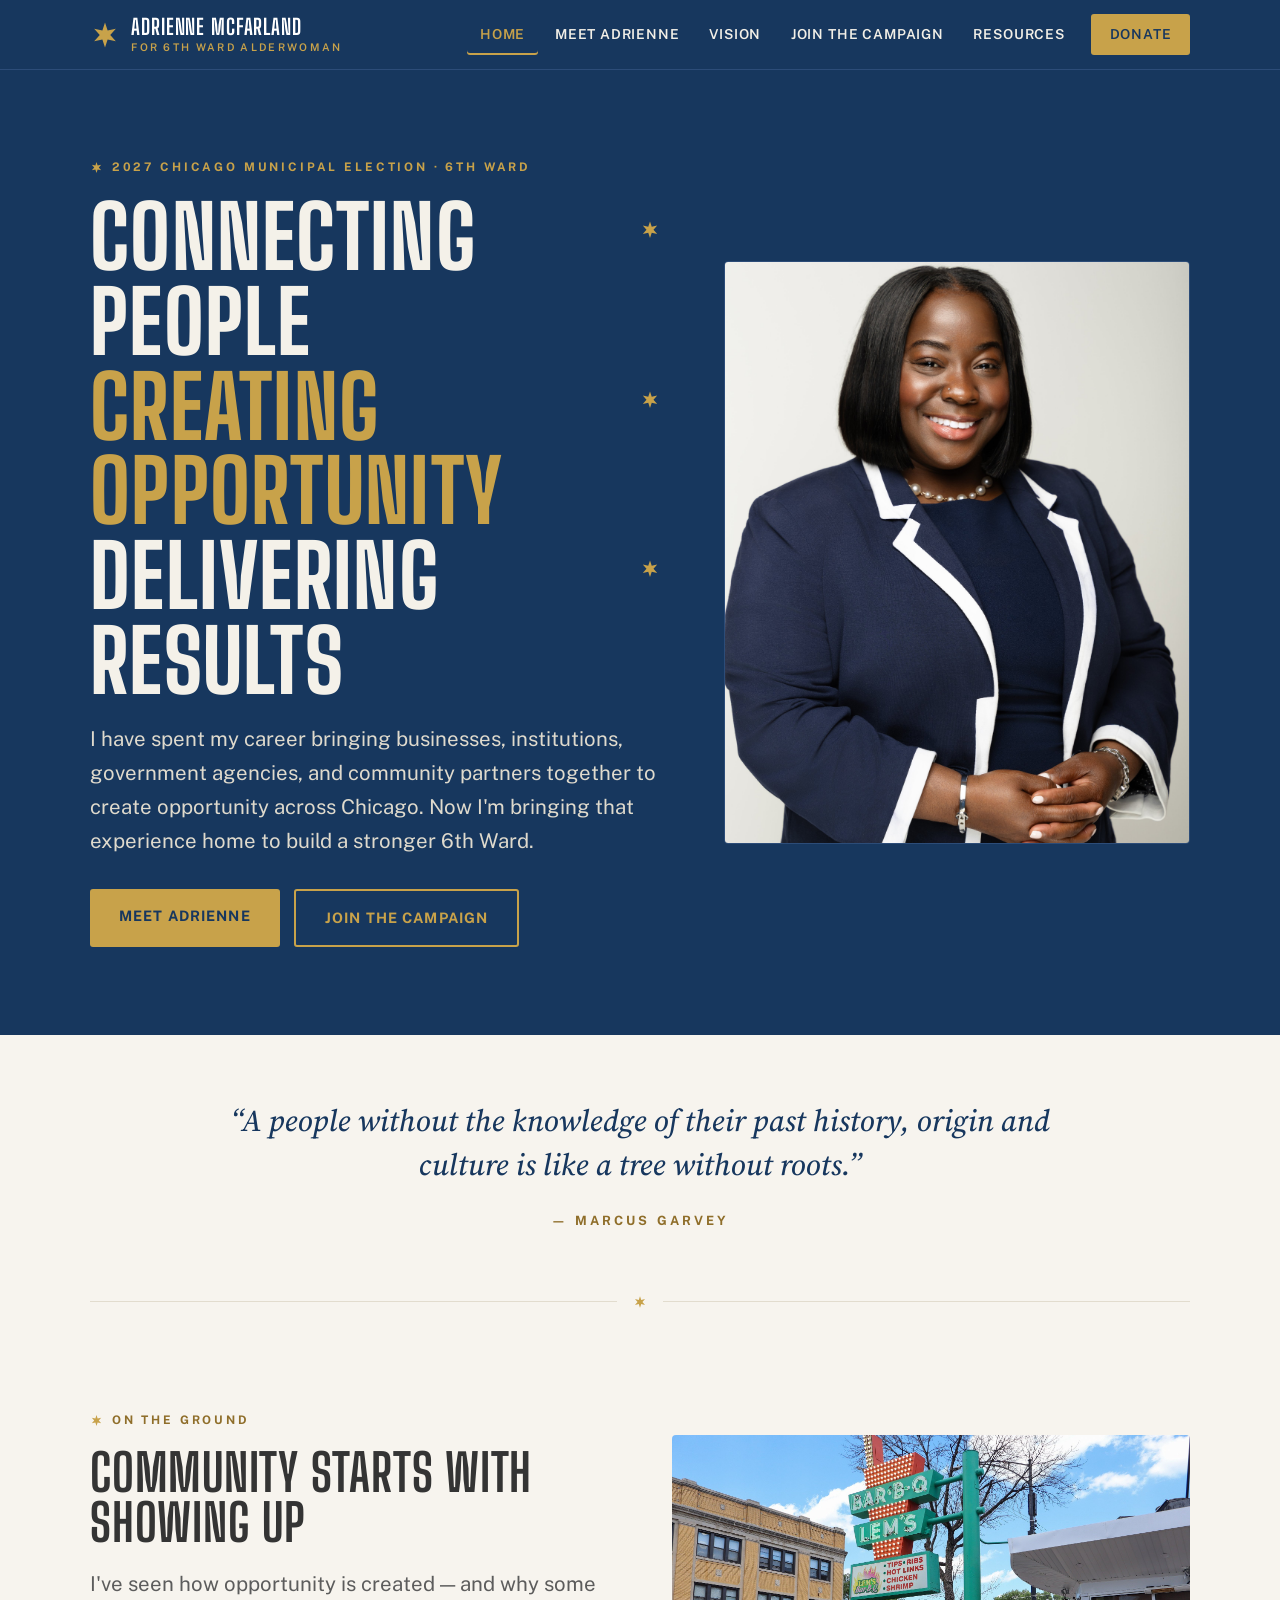
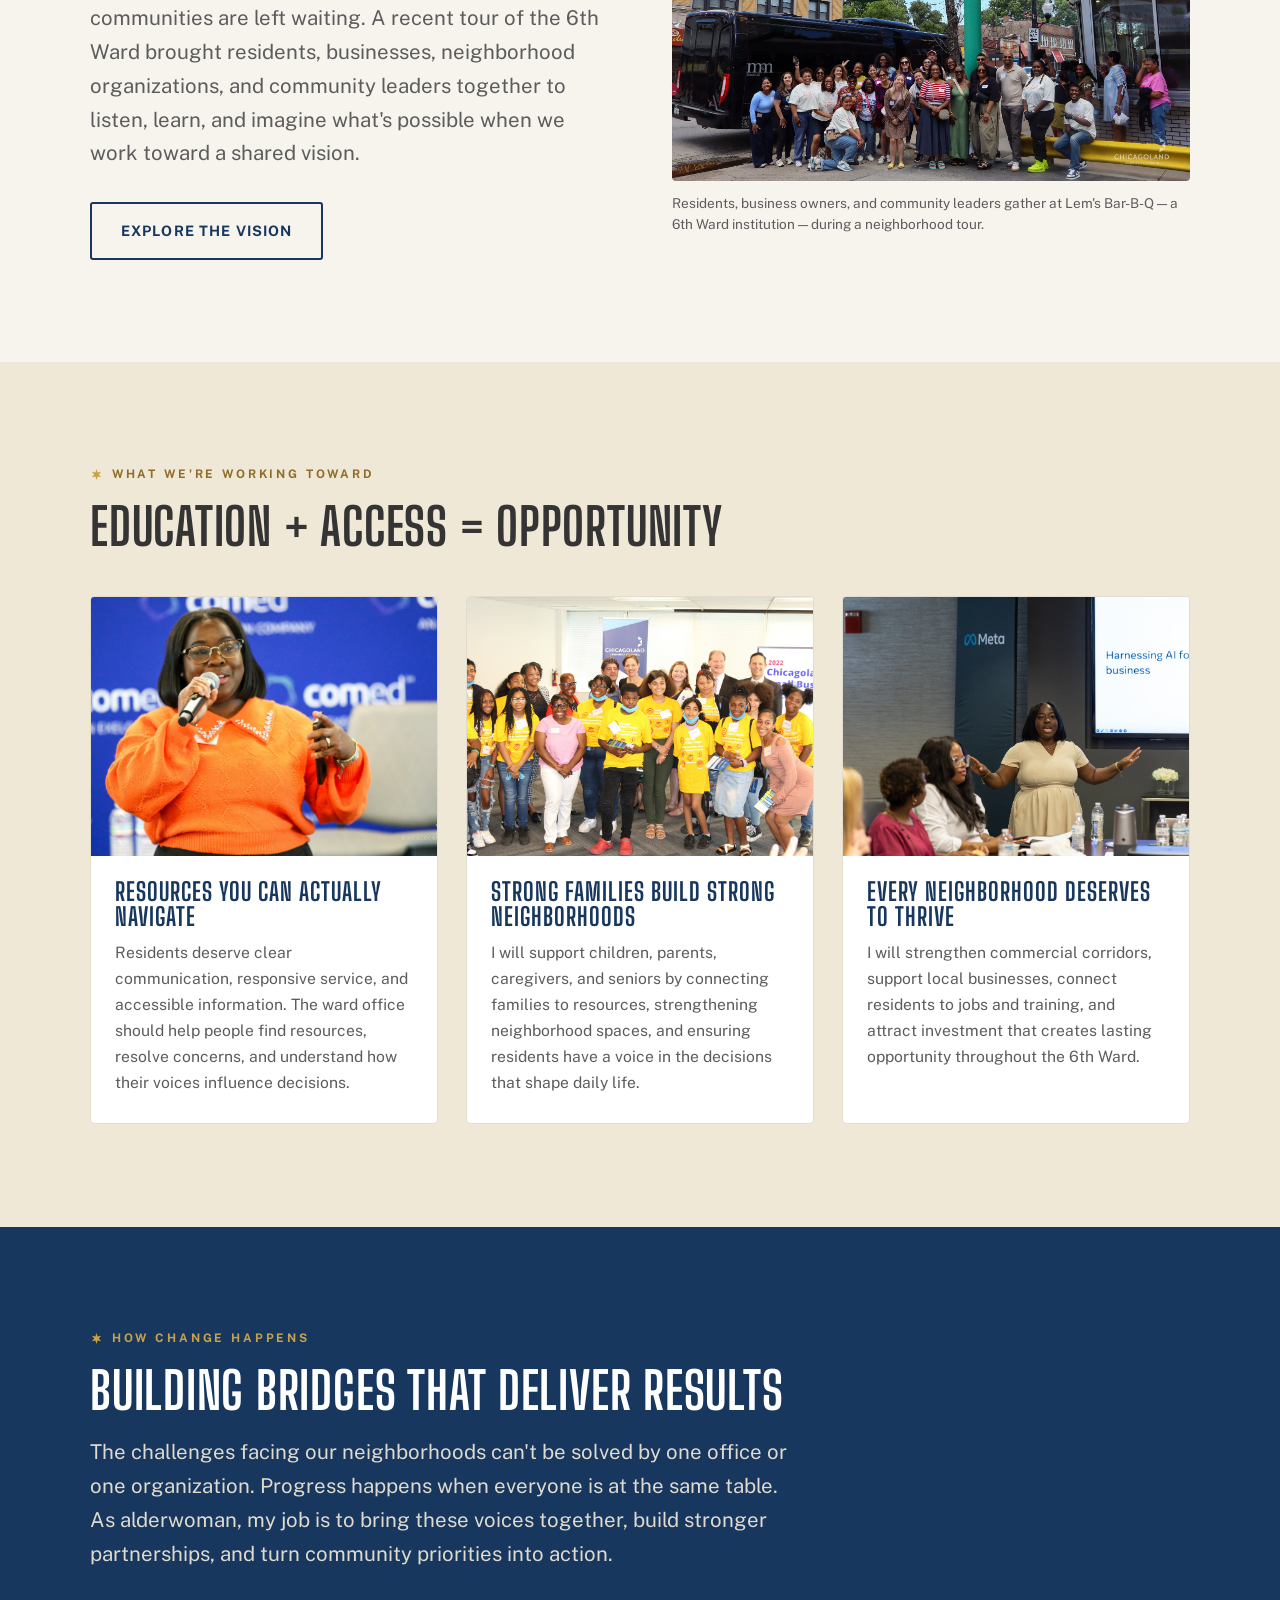
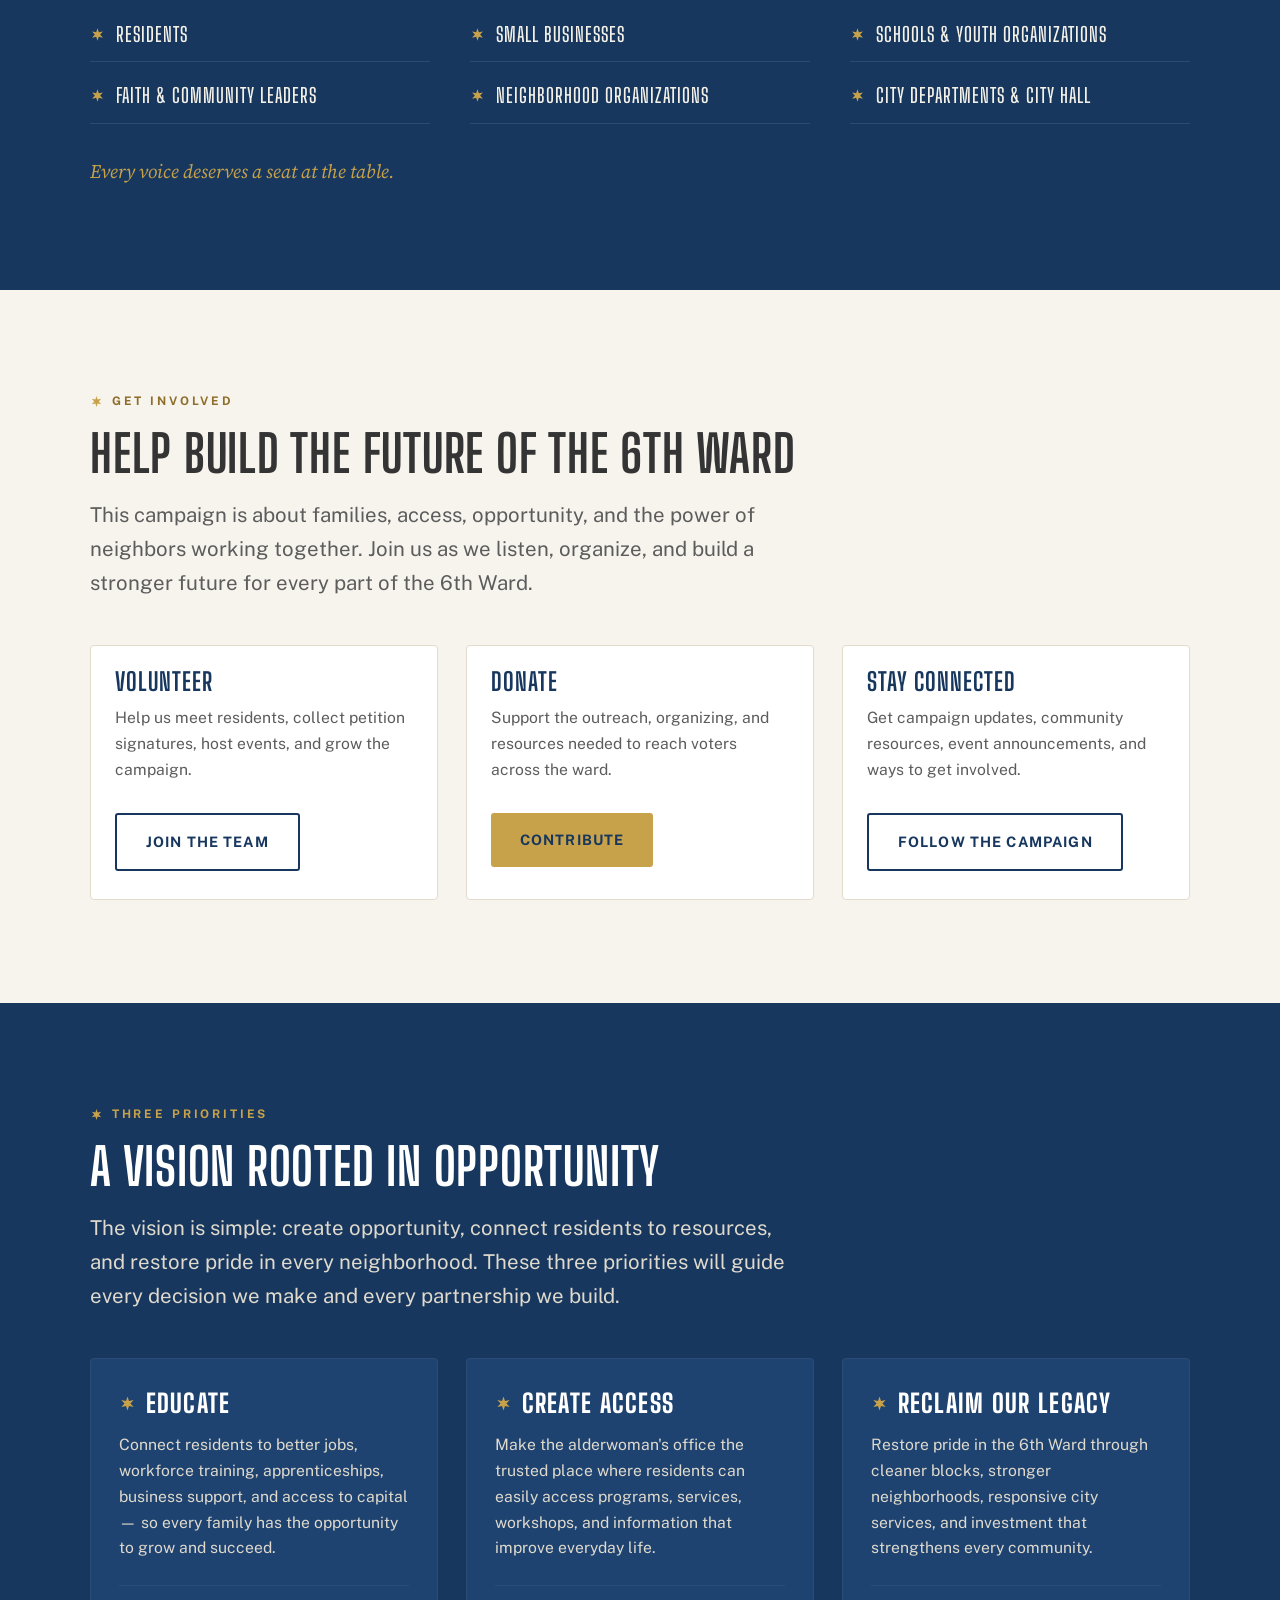
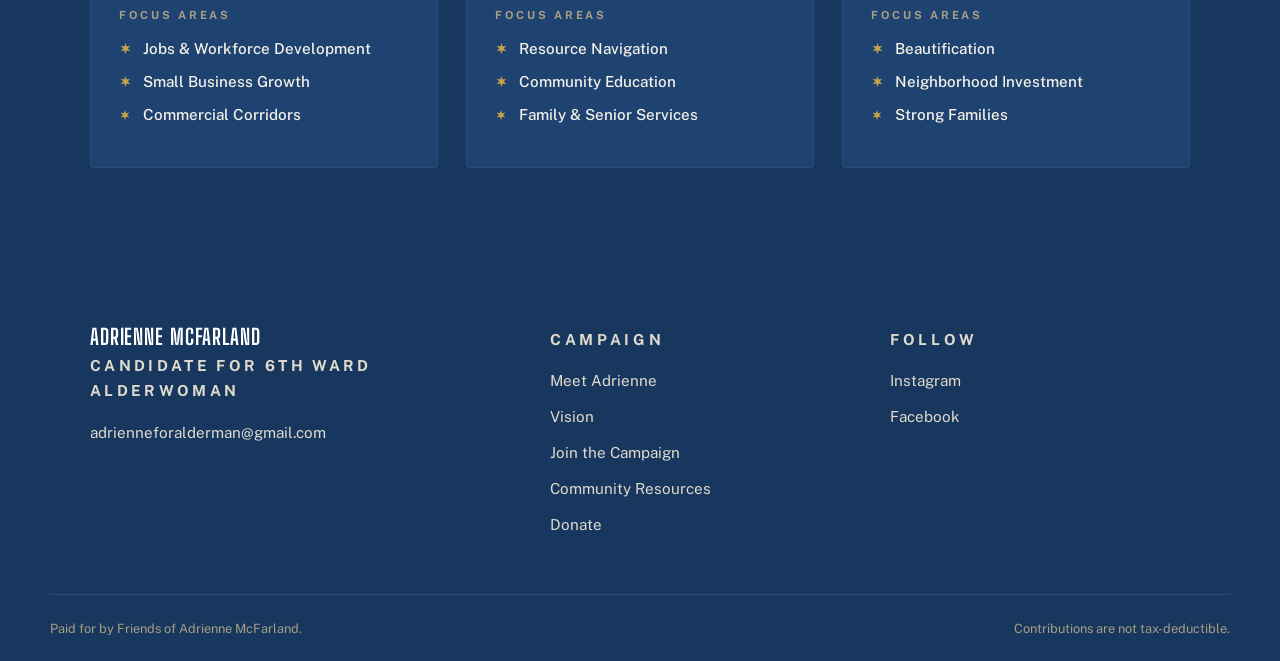
<file: index.html>
<!DOCTYPE html>
<html lang="en">
<head>
<meta charset="UTF-8">
<meta name="viewport" content="width=device-width, initial-scale=1">
<title>Adrienne McFarland for 6th Ward Alderwoman | Chicago 2027</title>
<meta name="description" content="Adrienne McFarland is running for Chicago's 6th Ward Alderwoman — connecting residents to opportunity through neighborhood investment, responsive service, and partnerships that strengthen families and businesses.">
<link rel="canonical" href="https://www.adriennefor6th.com/">
<meta property="og:type" content="website">
<meta property="og:site_name" content="Adrienne McFarland for 6th">
<meta property="og:title" content="Adrienne McFarland for 6th Ward Alderwoman">
<meta property="og:description" content="Connecting people. Creating opportunity. Delivering results for Chicago's 6th Ward.">
<meta property="og:url" content="https://www.adriennefor6th.com/">
<meta property="og:image" content="https://www.adriennefor6th.com/images/adrienne-portrait.jpg">
<meta name="twitter:card" content="summary_large_image">
<link rel="icon" href="data:image/svg+xml,<svg xmlns='http://www.w3.org/2000/svg' viewBox='0 0 24 24'><polygon fill='%23C8A24A' points='12,2 14.1,8.36 20.66,7 16.2,12 20.66,17 14.1,15.64 12,22 9.9,15.64 3.34,17 7.8,12 3.34,7 9.9,8.36'/></svg>">
<link rel="preconnect" href="https://fonts.googleapis.com">
<link rel="preconnect" href="https://fonts.gstatic.com" crossorigin>
<link href="https://fonts.googleapis.com/css2?family=Big+Shoulders+Display:wght@500;600;700;800&family=Public+Sans:ital,wght@0,400;0,500;0,600;0,700;1,400&family=Source+Serif+4:ital,opsz,wght@1,8..60,400;1,8..60,500&display=swap" rel="stylesheet">
<link rel="stylesheet" href="styles.css">
<script type="application/ld+json">
{
  "@context":"https://schema.org",
  "@type":"Person",
  "name":"Adrienne McFarland",
  "jobTitle":"Candidate for 6th Ward Alderwoman, City of Chicago",
  "url":"https://www.adriennefor6th.com/",
  "email":"mailto:adrienneforalderman@gmail.com",
  "alumniOf":"Tennessee State University",
  "memberOf":"Delta Sigma Theta Sorority, Inc.",
  "sameAs":[
    "https://instagram.com/adrienneforalderman",
    "https://www.facebook.com/adrienneforalderman"
  ]
}
</script>
</head>
<body>
<a class="skip" href="#main">Skip to content</a>

<header class="site-header">
  <div class="header-inner">
    <a class="brand" href="index.html">
      <span class="brand-mark star"><svg width="30" height="30" viewBox="0 0 24 24" fill="currentColor" aria-hidden="true"><polygon points="12,2 14.1,8.36 20.66,7 16.2,12 20.66,17 14.1,15.64 12,22 9.9,15.64 3.34,17 7.8,12 3.34,7 9.9,8.36"/></svg></span>
      <span class="brand-text">
        <span class="brand-name">Adrienne McFarland</span>
        <span class="brand-sub">For 6th Ward Alderwoman</span>
      </span>
    </a>
    <button class="nav-toggle" aria-expanded="false" aria-controls="nav" onclick="var n=document.getElementById('nav');var o=n.classList.toggle('open');this.setAttribute('aria-expanded',o)">Menu</button>
    <nav class="nav" id="nav" aria-label="Main">
      <a href="index.html" aria-current="page">Home</a>
      <a href="meet-adrienne.html">Meet Adrienne</a>
      <a href="vision.html">Vision</a>
      <a href="join.html">Join the Campaign</a>
      <a href="resources.html">Resources</a>
      <a class="btn-donate" href="donate.html">Donate</a>
    </nav>
  </div>
</header>

<main id="main">

<!-- HERO -->
<section class="hero">
  <div class="wrap hero-grid">
    <div>
      <p class="eyebrow" style="color:var(--sky)"><span class="star"><svg width="13" height="13" viewBox="0 0 24 24" fill="currentColor" aria-hidden="true"><polygon points="12,2 14.1,8.36 20.66,7 16.2,12 20.66,17 14.1,15.64 12,22 9.9,15.64 3.34,17 7.8,12 3.34,7 9.9,8.36"/></svg></span>2027 Chicago Municipal Election &middot; 6th Ward</p>
      <h1 class="hero-stack">
        <span class="line">Connecting People<span class="star"><svg width="20" height="20" viewBox="0 0 24 24" fill="currentColor" aria-hidden="true"><polygon points="12,2 14.1,8.36 20.66,7 16.2,12 20.66,17 14.1,15.64 12,22 9.9,15.64 3.34,17 7.8,12 3.34,7 9.9,8.36"/></svg></span></span>
        <span class="line accent">Creating Opportunity<span class="star" style="color:var(--red)"><svg width="20" height="20" viewBox="0 0 24 24" fill="currentColor" aria-hidden="true"><polygon points="12,2 14.1,8.36 20.66,7 16.2,12 20.66,17 14.1,15.64 12,22 9.9,15.64 3.34,17 7.8,12 3.34,7 9.9,8.36"/></svg></span></span>
        <span class="line">Delivering Results<span class="star"><svg width="20" height="20" viewBox="0 0 24 24" fill="currentColor" aria-hidden="true"><polygon points="12,2 14.1,8.36 20.66,7 16.2,12 20.66,17 14.1,15.64 12,22 9.9,15.64 3.34,17 7.8,12 3.34,7 9.9,8.36"/></svg></span></span>
      </h1>
      <p class="lede">I have spent my career bringing businesses, institutions, government agencies, and community partners together to create opportunity across Chicago. Now I'm bringing that experience home to build a stronger 6th Ward.</p>
      <div class="btn-row">
        <a class="btn btn-primary" href="meet-adrienne.html">Meet Adrienne</a>
        <a class="btn btn-outline-light" href="join.html">Join the Campaign</a>
      </div>
    </div>
    <div class="hero-photo">
      <img src="images/adrienne-portrait.jpg" alt="Adrienne McFarland, candidate for Chicago's 6th Ward Alderwoman, smiling in a navy blazer with white trim and a pearl necklace." fetchpriority="high">
    </div>
  </div>
</section>

<!-- QUOTE -->
<section class="quote-band tight">
  <div class="wrap">
    <blockquote>
      <p>&ldquo;A people without the knowledge of their past history, origin and culture is like a tree without roots.&rdquo;</p>
      <cite>&mdash; Marcus Garvey</cite>
    </blockquote>
  </div>
</section>

<div class="star-divider" role="presentation"><span class="star"><svg width="14" height="14" viewBox="0 0 24 24" fill="currentColor" aria-hidden="true"><polygon points="12,2 14.1,8.36 20.66,7 16.2,12 20.66,17 14.1,15.64 12,22 9.9,15.64 3.34,17 7.8,12 3.34,7 9.9,8.36"/></svg></span></div>

<!-- SHOWING UP -->
<section>
  <div class="wrap feature">
    <div>
      <p class="eyebrow"><span class="star"><svg width="13" height="13" viewBox="0 0 24 24" fill="currentColor" aria-hidden="true"><polygon points="12,2 14.1,8.36 20.66,7 16.2,12 20.66,17 14.1,15.64 12,22 9.9,15.64 3.34,17 7.8,12 3.34,7 9.9,8.36"/></svg></span>On the Ground</p>
      <h2>Community Starts With Showing Up</h2>
      <p class="lede">I've seen how opportunity is created — and why some communities are left waiting. A recent tour of the 6th Ward brought residents, businesses, neighborhood organizations, and community leaders together to listen, learn, and imagine what's possible when we work toward a shared vision.</p>
      <div class="btn-row">
        <a class="btn btn-outline" href="vision.html">Explore the Vision</a>
      </div>
    </div>
    <figure class="feature-media">
      <img src="images/lems-community-tour.jpg" alt="A large group of smiling residents and community leaders gathered outside Lem's Bar-B-Q on a 6th Ward street." loading="lazy">
      <figcaption>Residents, business owners, and community leaders gather at Lem's Bar-B-Q — a 6th Ward institution — during a neighborhood tour.</figcaption>
    </figure>
  </div>
</section>

<!-- PRIORITIES -->
<section class="on-sky">
  <div class="wrap">
    <p class="eyebrow"><span class="star"><svg width="13" height="13" viewBox="0 0 24 24" fill="currentColor" aria-hidden="true"><polygon points="12,2 14.1,8.36 20.66,7 16.2,12 20.66,17 14.1,15.64 12,22 9.9,15.64 3.34,17 7.8,12 3.34,7 9.9,8.36"/></svg></span>What We're Working Toward</p>
    <h2>Education + Access = Opportunity</h2>
    <div class="grid-3">
      <article class="card">
        <img src="images/community-event.jpg" alt="Adrienne McFarland speaking with residents at a community event." loading="lazy">
        <div class="card-body">
          <h3>Resources You Can Actually Navigate</h3>
          <p>Residents deserve clear communication, responsive service, and accessible information. The ward office should help people find resources, resolve concerns, and understand how their voices influence decisions.</p>
        </div>
      </article>
      <article class="card">
        <img src="images/families.jpg" alt="Families gathered together at a 6th Ward neighborhood gathering." loading="lazy">
        <div class="card-body">
          <h3>Strong Families Build Strong Neighborhoods</h3>
          <p>I will support children, parents, caregivers, and seniors by connecting families to resources, strengthening neighborhood spaces, and ensuring residents have a voice in the decisions that shape daily life.</p>
        </div>
      </article>
      <article class="card">
        <img src="images/commercial-corridor.jpg" alt="A commercial corridor in the 6th Ward with local storefronts." loading="lazy">
        <div class="card-body">
          <h3>Every Neighborhood Deserves to Thrive</h3>
          <p>I will strengthen commercial corridors, support local businesses, connect residents to jobs and training, and attract investment that creates lasting opportunity throughout the 6th Ward.</p>
        </div>
      </article>
    </div>
  </div>
</section>

<!-- COALITION -->
<section class="on-navy">
  <div class="wrap">
    <p class="eyebrow"><span class="star"><svg width="13" height="13" viewBox="0 0 24 24" fill="currentColor" aria-hidden="true"><polygon points="12,2 14.1,8.36 20.66,7 16.2,12 20.66,17 14.1,15.64 12,22 9.9,15.64 3.34,17 7.8,12 3.34,7 9.9,8.36"/></svg></span>How Change Happens</p>
    <h2>Building Bridges That Deliver Results</h2>
    <p class="lede">The challenges facing our neighborhoods can't be solved by one office or one organization. Progress happens when everyone is at the same table. As alderwoman, my job is to bring these voices together, build stronger partnerships, and turn community priorities into action.</p>
    <ul class="coalition-list">
      <li><span class="star"><svg width="15" height="15" viewBox="0 0 24 24" fill="currentColor" aria-hidden="true"><polygon points="12,2 14.1,8.36 20.66,7 16.2,12 20.66,17 14.1,15.64 12,22 9.9,15.64 3.34,17 7.8,12 3.34,7 9.9,8.36"/></svg></span>Residents</li>
      <li><span class="star"><svg width="15" height="15" viewBox="0 0 24 24" fill="currentColor" aria-hidden="true"><polygon points="12,2 14.1,8.36 20.66,7 16.2,12 20.66,17 14.1,15.64 12,22 9.9,15.64 3.34,17 7.8,12 3.34,7 9.9,8.36"/></svg></span>Small Businesses</li>
      <li><span class="star"><svg width="15" height="15" viewBox="0 0 24 24" fill="currentColor" aria-hidden="true"><polygon points="12,2 14.1,8.36 20.66,7 16.2,12 20.66,17 14.1,15.64 12,22 9.9,15.64 3.34,17 7.8,12 3.34,7 9.9,8.36"/></svg></span>Schools &amp; Youth Organizations</li>
      <li><span class="star"><svg width="15" height="15" viewBox="0 0 24 24" fill="currentColor" aria-hidden="true"><polygon points="12,2 14.1,8.36 20.66,7 16.2,12 20.66,17 14.1,15.64 12,22 9.9,15.64 3.34,17 7.8,12 3.34,7 9.9,8.36"/></svg></span>Faith &amp; Community Leaders</li>
      <li><span class="star"><svg width="15" height="15" viewBox="0 0 24 24" fill="currentColor" aria-hidden="true"><polygon points="12,2 14.1,8.36 20.66,7 16.2,12 20.66,17 14.1,15.64 12,22 9.9,15.64 3.34,17 7.8,12 3.34,7 9.9,8.36"/></svg></span>Neighborhood Organizations</li>
      <li><span class="star"><svg width="15" height="15" viewBox="0 0 24 24" fill="currentColor" aria-hidden="true"><polygon points="12,2 14.1,8.36 20.66,7 16.2,12 20.66,17 14.1,15.64 12,22 9.9,15.64 3.34,17 7.8,12 3.34,7 9.9,8.36"/></svg></span>City Departments &amp; City Hall</li>
    </ul>
    <p style="margin-top:2rem;font-family:var(--serif);font-style:italic;font-size:1.2rem;color:var(--sky)">Every voice deserves a seat at the table.</p>
  </div>
</section>

<!-- GET INVOLVED -->
<section>
  <div class="wrap">
    <p class="eyebrow"><span class="star"><svg width="13" height="13" viewBox="0 0 24 24" fill="currentColor" aria-hidden="true"><polygon points="12,2 14.1,8.36 20.66,7 16.2,12 20.66,17 14.1,15.64 12,22 9.9,15.64 3.34,17 7.8,12 3.34,7 9.9,8.36"/></svg></span>Get Involved</p>
    <h2>Help Build the Future of the 6th Ward</h2>
    <p class="lede">This campaign is about families, access, opportunity, and the power of neighbors working together. Join us as we listen, organize, and build a stronger future for every part of the 6th Ward.</p>
    <div class="grid-3">
      <article class="card"><div class="card-body">
        <h3>Volunteer</h3>
        <p>Help us meet residents, collect petition signatures, host events, and grow the campaign.</p>
        <div class="btn-row"><a class="btn btn-outline" href="join.html">Join the Team</a></div>
      </div></article>
      <article class="card"><div class="card-body">
        <h3>Donate</h3>
        <p>Support the outreach, organizing, and resources needed to reach voters across the ward.</p>
        <div class="btn-row"><a class="btn btn-primary" href="donate.html">Contribute</a></div>
      </div></article>
      <article class="card"><div class="card-body">
        <h3>Stay Connected</h3>
        <p>Get campaign updates, community resources, event announcements, and ways to get involved.</p>
        <div class="btn-row"><a class="btn btn-outline" href="https://www.facebook.com/adrienneforalderman" rel="noopener">Follow the Campaign</a></div>
      </div></article>
    </div>
  </div>
</section>

<!-- PILLARS -->
<section class="pillars on-navy">
  <div class="wrap">
    <p class="eyebrow"><span class="star"><svg width="13" height="13" viewBox="0 0 24 24" fill="currentColor" aria-hidden="true"><polygon points="12,2 14.1,8.36 20.66,7 16.2,12 20.66,17 14.1,15.64 12,22 9.9,15.64 3.34,17 7.8,12 3.34,7 9.9,8.36"/></svg></span>Three Priorities</p>
    <h2>A Vision Rooted in Opportunity</h2>
    <p class="lede">The vision is simple: create opportunity, connect residents to resources, and restore pride in every neighborhood. These three priorities will guide every decision we make and every partnership we build.</p>
    <div class="grid-3">
      <article class="pillar">
        <h3 class="pillar-tag"><span class="star"><svg width="17" height="17" viewBox="0 0 24 24" fill="currentColor" aria-hidden="true"><polygon points="12,2 14.1,8.36 20.66,7 16.2,12 20.66,17 14.1,15.64 12,22 9.9,15.64 3.34,17 7.8,12 3.34,7 9.9,8.36"/></svg></span>Educate</h3>
        <p>Connect residents to better jobs, workforce training, apprenticeships, business support, and access to capital — so every family has the opportunity to grow and succeed.</p>
        <div class="pillar-focus">
          <h4>Focus Areas</h4>
          <ul class="star-list">
            <li>Jobs &amp; Workforce Development</li>
            <li>Small Business Growth</li>
            <li>Commercial Corridors</li>
          </ul>
        </div>
      </article>
      <article class="pillar">
        <h3 class="pillar-tag"><span class="star"><svg width="17" height="17" viewBox="0 0 24 24" fill="currentColor" aria-hidden="true"><polygon points="12,2 14.1,8.36 20.66,7 16.2,12 20.66,17 14.1,15.64 12,22 9.9,15.64 3.34,17 7.8,12 3.34,7 9.9,8.36"/></svg></span>Create Access</h3>
        <p>Make the alderwoman's office the trusted place where residents can easily access programs, services, workshops, and information that improve everyday life.</p>
        <div class="pillar-focus">
          <h4>Focus Areas</h4>
          <ul class="star-list">
            <li>Resource Navigation</li>
            <li>Community Education</li>
            <li>Family &amp; Senior Services</li>
          </ul>
        </div>
      </article>
      <article class="pillar">
        <h3 class="pillar-tag"><span class="star"><svg width="17" height="17" viewBox="0 0 24 24" fill="currentColor" aria-hidden="true"><polygon points="12,2 14.1,8.36 20.66,7 16.2,12 20.66,17 14.1,15.64 12,22 9.9,15.64 3.34,17 7.8,12 3.34,7 9.9,8.36"/></svg></span>Reclaim Our Legacy</h3>
        <p>Restore pride in the 6th Ward through cleaner blocks, stronger neighborhoods, responsive city services, and investment that strengthens every community.</p>
        <div class="pillar-focus">
          <h4>Focus Areas</h4>
          <ul class="star-list">
            <li>Beautification</li>
            <li>Neighborhood Investment</li>
            <li>Strong Families</li>
          </ul>
        </div>
      </article>
    </div>
  </div>
</section>

</main>

<footer class="site-footer">
  <div class="wrap footer-grid">
    <div>
      <h3>Adrienne McFarland</h3>
      <p class="footer-sub">Candidate for 6th Ward Alderwoman</p>
      <p style="margin-top:1rem"><a href="mailto:adrienneforalderman@gmail.com">adrienneforalderman@gmail.com</a></p>
    </div>
    <div>
      <p class="footer-head">Campaign</p>
      <ul class="footer-links">
        <li><a href="meet-adrienne.html">Meet Adrienne</a></li>
        <li><a href="vision.html">Vision</a></li>
        <li><a href="join.html">Join the Campaign</a></li>
        <li><a href="resources.html">Community Resources</a></li>
        <li><a href="donate.html">Donate</a></li>
      </ul>
    </div>
    <div>
      <p class="footer-head">Follow</p>
      <ul class="footer-links">
        <li><a href="https://instagram.com/adrienneforalderman" rel="noopener">Instagram</a></li>
        <li><a href="https://www.facebook.com/adrienneforalderman" rel="noopener">Facebook</a></li>
      </ul>
    </div>
  </div>
  <div class="wrap footer-legal">
    <span>Paid for by Friends of Adrienne McFarland.</span>
    <span>Contributions are not tax-deductible.</span>
  </div>
</footer>

</body>
</html>
</file>
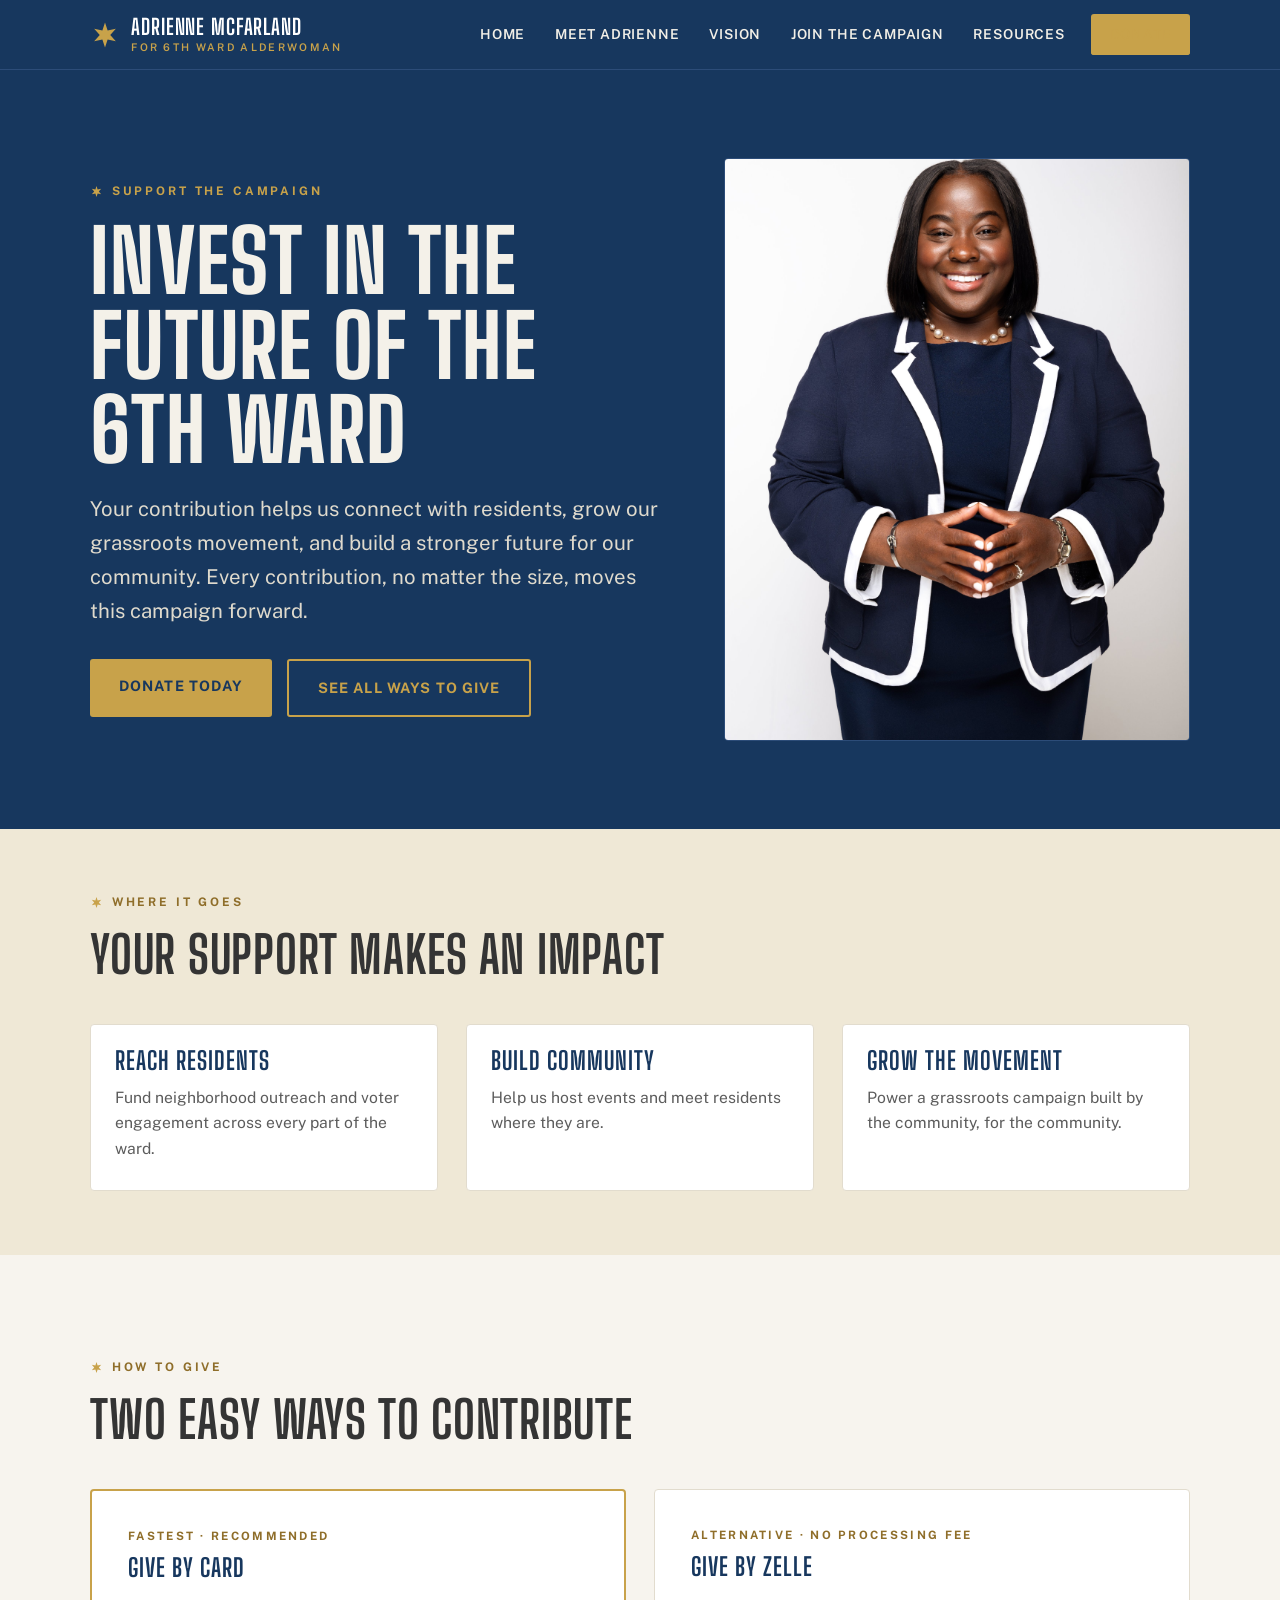
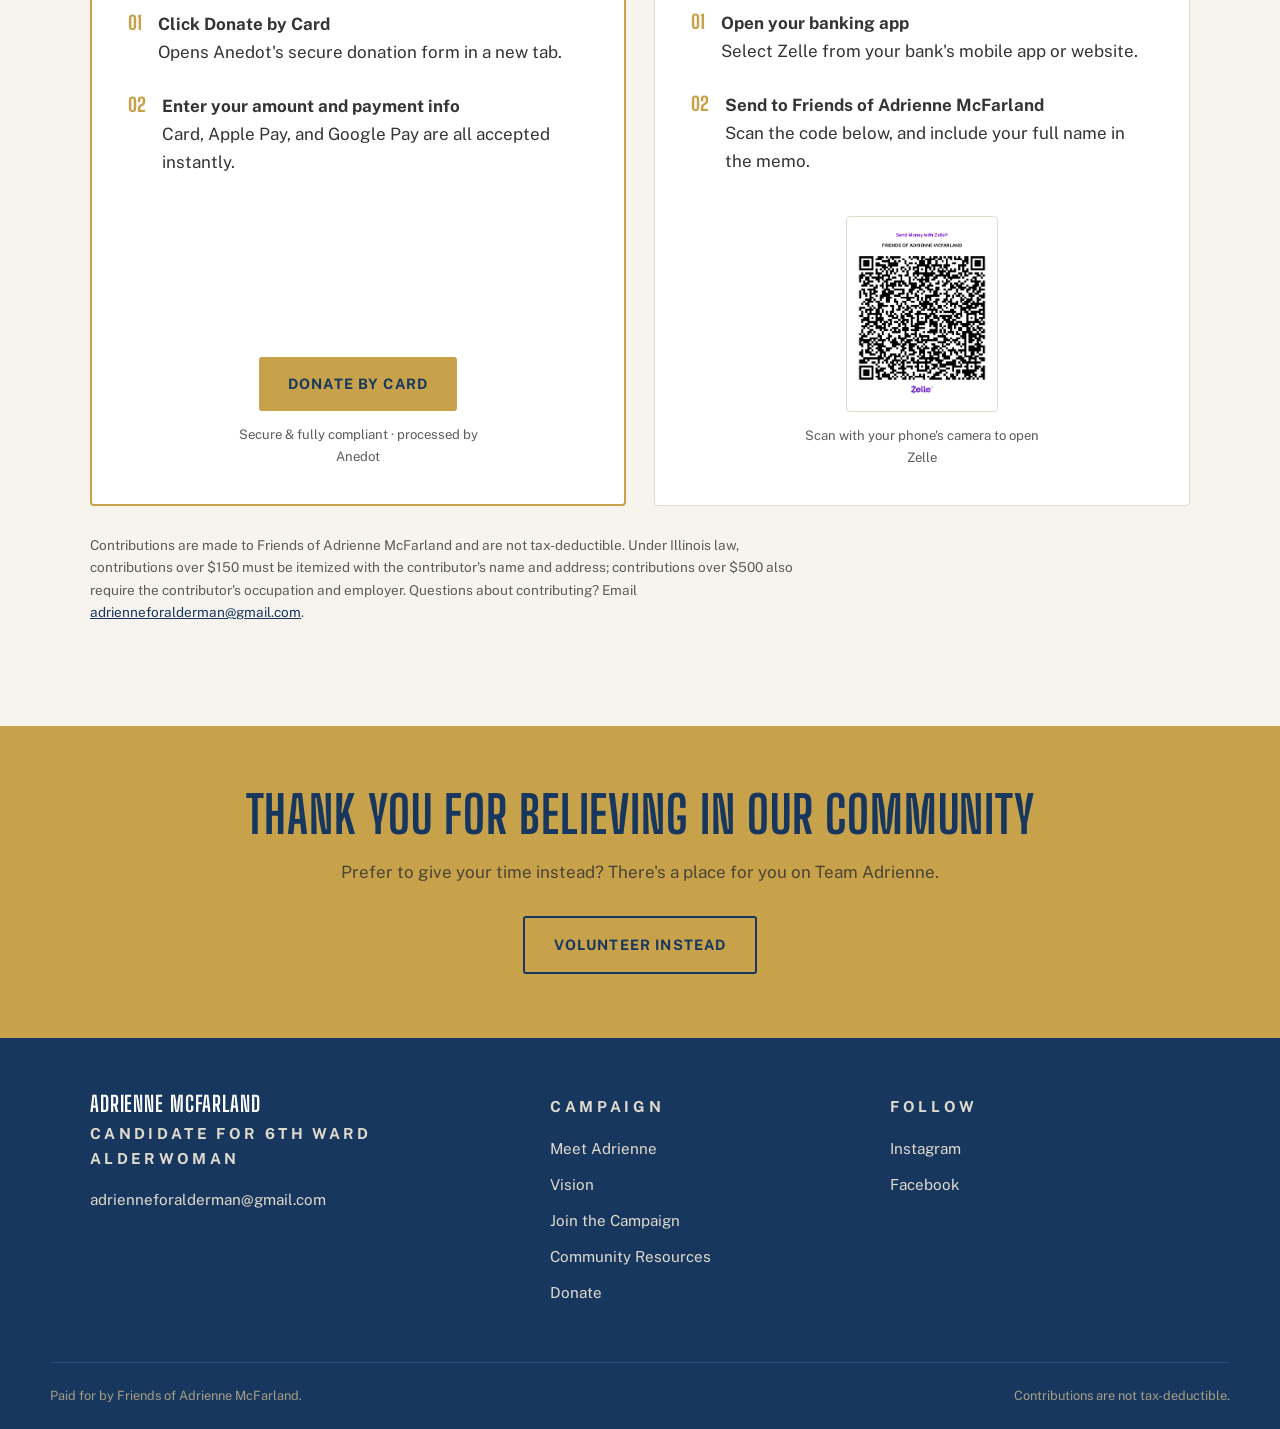
<file: donate.html>
<!DOCTYPE html>
<html lang="en">
<head>
<meta charset="UTF-8">
<meta name="viewport" content="width=device-width, initial-scale=1">
<title>Donate | Adrienne McFarland for 6th Ward Alderwoman</title>
<meta name="description" content="Support Adrienne McFarland's grassroots campaign for Chicago's 6th Ward. Give securely by card or Zelle to Friends of Adrienne McFarland.">
<link rel="canonical" href="https://www.adriennefor6th.com/donate">
<meta property="og:type" content="website">
<meta property="og:site_name" content="Adrienne McFarland for 6th">
<meta property="og:title" content="Donate | Adrienne McFarland for 6th Ward Alderwoman">
<meta property="og:description" content="Support Adrienne McFarland's grassroots campaign for Chicago's 6th Ward. Give securely by card or Zelle to Friends of Adrienne McFarland.">
<meta property="og:url" content="https://www.adriennefor6th.com/donate">
<meta name="twitter:card" content="summary_large_image">
<link rel="icon" href="data:image/svg+xml,<svg xmlns='http://www.w3.org/2000/svg' viewBox='0 0 24 24'><polygon fill='%23C8A24A' points='12,2 14.1,8.36 20.66,7 16.2,12 20.66,17 14.1,15.64 12,22 9.9,15.64 3.34,17 7.8,12 3.34,7 9.9,8.36'/></svg>">
<link rel="preconnect" href="https://fonts.googleapis.com">
<link rel="preconnect" href="https://fonts.gstatic.com" crossorigin>
<link href="https://fonts.googleapis.com/css2?family=Big+Shoulders+Display:wght@500;600;700;800&family=Public+Sans:ital,wght@0,400;0,500;0,600;0,700;1,400&family=Source+Serif+4:ital,opsz,wght@1,8..60,400;1,8..60,500&display=swap" rel="stylesheet">
<link rel="stylesheet" href="styles.css">
</head>
<body>
<a class="skip" href="#main">Skip to content</a>
<header class="site-header">
  <div class="header-inner">
    <a class="brand" href="index.html">
      <span class="brand-mark star"><svg width="30" height="30" viewBox="0 0 24 24" fill="currentColor" aria-hidden="true"><polygon points="12,2 14.1,8.36 20.66,7 16.2,12 20.66,17 14.1,15.64 12,22 9.9,15.64 3.34,17 7.8,12 3.34,7 9.9,8.36"/></svg></span>
      <span class="brand-text">
        <span class="brand-name">Adrienne McFarland</span>
        <span class="brand-sub">For 6th Ward Alderwoman</span>
      </span>
    </a>
    <button class="nav-toggle" aria-expanded="false" aria-controls="nav" onclick="var n=document.getElementById('nav');var o=n.classList.toggle('open');this.setAttribute('aria-expanded',o)">Menu</button>
    <nav class="nav" id="nav" aria-label="Main">
      <a href="index.html">Home</a>
      <a href="meet-adrienne.html">Meet Adrienne</a>
      <a href="vision.html">Vision</a>
      <a href="join.html">Join the Campaign</a>
      <a href="resources.html">Resources</a>
      <a class="btn-donate" href="donate.html" aria-current="page">Donate</a>
    </nav>
  </div>
</header>
<main id="main">

<section class="hero">
  <div class="wrap hero-grid">
    <div>
      <p class="eyebrow" style="color:var(--sky)"><span class="star"><svg width="13" height="13" viewBox="0 0 24 24" fill="currentColor" aria-hidden="true"><polygon points="12,2 14.1,8.36 20.66,7 16.2,12 20.66,17 14.1,15.64 12,22 9.9,15.64 3.34,17 7.8,12 3.34,7 9.9,8.36"/></svg></span>Support the Campaign</p>
      <h1 style="max-width:14ch">Invest in the Future of the 6th Ward</h1>
      <p class="lede">Your contribution helps us connect with residents, grow our grassroots movement, and build a stronger future for our community. Every contribution, no matter the size, moves this campaign forward.</p>
      <div class="btn-row">
        <a class="btn btn-primary" href="https://secure.anedot.com/friend-of-adrienne-mcfarland/donate" rel="noopener" target="_blank">Donate Today</a>
        <a class="btn btn-outline-light" href="#give">See All Ways to Give</a>
      </div>
    </div>
    <div class="hero-photo">
      <img src="images/adrienne-outreach.jpg" alt="Adrienne McFarland engaging with 6th Ward residents." fetchpriority="high">
    </div>
  </div>
</section>

<section class="on-sky tight">
  <div class="wrap">
    <p class="eyebrow"><span class="star"><svg width="13" height="13" viewBox="0 0 24 24" fill="currentColor" aria-hidden="true"><polygon points="12,2 14.1,8.36 20.66,7 16.2,12 20.66,17 14.1,15.64 12,22 9.9,15.64 3.34,17 7.8,12 3.34,7 9.9,8.36"/></svg></span>Where It Goes</p>
    <h2>Your Support Makes an Impact</h2>
    <div class="grid-3">
      <article class="card"><div class="card-body">
        <h3>Reach Residents</h3>
        <p>Fund neighborhood outreach and voter engagement across every part of the ward.</p>
      </div></article>
      <article class="card"><div class="card-body">
        <h3>Build Community</h3>
        <p>Help us host events and meet residents where they are.</p>
      </div></article>
      <article class="card"><div class="card-body">
        <h3>Grow the Movement</h3>
        <p>Power a grassroots campaign built by the community, for the community.</p>
      </div></article>
    </div>
  </div>
</section>

<section id="give">
  <div class="wrap">
    <p class="eyebrow"><span class="star"><svg width="13" height="13" viewBox="0 0 24 24" fill="currentColor" aria-hidden="true"><polygon points="12,2 14.1,8.36 20.66,7 16.2,12 20.66,17 14.1,15.64 12,22 9.9,15.64 3.34,17 7.8,12 3.34,7 9.9,8.36"/></svg></span>How to Give</p>
    <h2>Two Easy Ways to Contribute</h2>
    <div class="give-options">
      <article class="give-card give-card-primary">
        <p class="give-tag">Fastest &middot; Recommended</p>
        <h3>Give by Card</h3>
        <ol class="donate-steps">
          <li><span class="num">01</span><div><strong>Click Donate by Card</strong><br>Opens Anedot's secure donation form in a new tab.</div></li>
          <li><span class="num">02</span><div><strong>Enter your amount and payment info</strong><br>Card, Apple Pay, and Google Pay are all accepted instantly.</div></li>
        </ol>
        <div class="give-close">
          <a class="btn btn-primary" href="https://secure.anedot.com/friend-of-adrienne-mcfarland/donate" rel="noopener" target="_blank">Donate by Card</a>
          <p class="give-caption">Secure &amp; fully compliant &middot; processed by Anedot</p>
        </div>
      </article>
      <article class="give-card">
        <p class="give-tag">Alternative &middot; No Processing Fee</p>
        <h3>Give by Zelle</h3>
        <ol class="donate-steps">
          <li><span class="num">01</span><div><strong>Open your banking app</strong><br>Select Zelle from your bank's mobile app or website.</div></li>
          <li><span class="num">02</span><div><strong>Send to Friends of Adrienne McFarland</strong><br>Scan the code below, and include your full name in the memo.</div></li>
        </ol>
        <div class="give-close">
          <img src="images/zelle-qr.png" alt="Zelle QR code and payment details for Friends of Adrienne McFarland." loading="lazy">
          <p class="give-caption">Scan with your phone's camera to open Zelle</p>
        </div>
      </article>
    </div>
    <p class="fine">Contributions are made to Friends of Adrienne McFarland and are not tax-deductible. Under Illinois law, contributions over $150 must be itemized with the contributor's name and address; contributions over $500 also require the contributor's occupation and employer. Questions about contributing? Email <a href="mailto:adrienneforalderman@gmail.com">adrienneforalderman@gmail.com</a>.</p>
  </div>
</section>

<section class="cta-band tight">
  <div class="wrap">
    <h2>Thank You for Believing in Our Community</h2>
    <p>Prefer to give your time instead? There's a place for you on Team Adrienne.</p>
    <div class="btn-row">
      <a class="btn btn-outline-light" href="join.html">Volunteer Instead</a>
    </div>
  </div>
</section>
</main>
<footer class="site-footer">
  <div class="wrap footer-grid">
    <div>
      <h3>Adrienne McFarland</h3>
      <p class="footer-sub">Candidate for 6th Ward Alderwoman</p>
      <p style="margin-top:1rem"><a href="mailto:adrienneforalderman@gmail.com">adrienneforalderman@gmail.com</a></p>
    </div>
    <div>
      <p class="footer-head">Campaign</p>
      <ul class="footer-links">
        <li><a href="meet-adrienne.html">Meet Adrienne</a></li>
        <li><a href="vision.html">Vision</a></li>
        <li><a href="join.html">Join the Campaign</a></li>
        <li><a href="resources.html">Community Resources</a></li>
        <li><a href="donate.html">Donate</a></li>
      </ul>
    </div>
    <div>
      <p class="footer-head">Follow</p>
      <ul class="footer-links">
        <li><a href="https://instagram.com/adrienneforalderman" rel="noopener">Instagram</a></li>
        <li><a href="https://www.facebook.com/adrienneforalderman" rel="noopener">Facebook</a></li>
      </ul>
    </div>
  </div>
  <div class="wrap footer-legal">
    <span>Paid for by Friends of Adrienne McFarland.</span>
    <span>Contributions are not tax-deductible.</span>
  </div>
</footer>
</body>
</html>
</file>
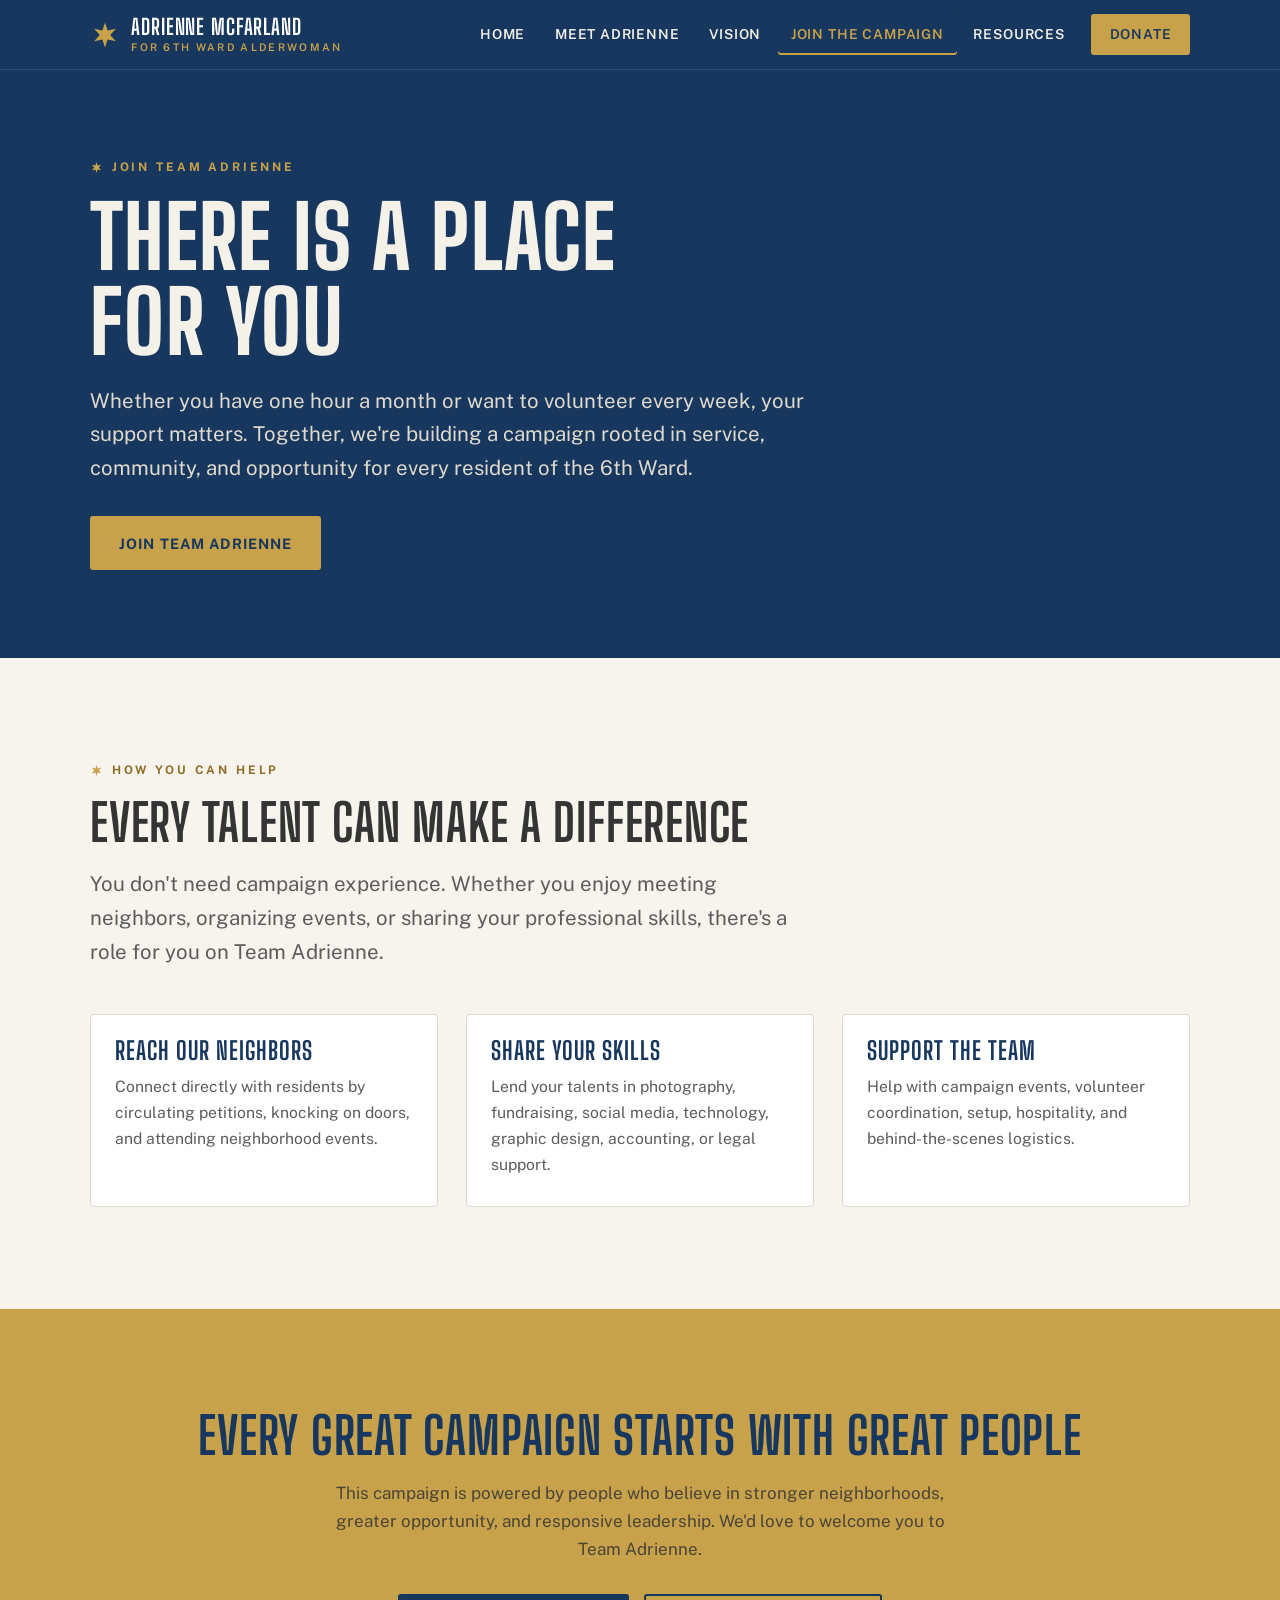
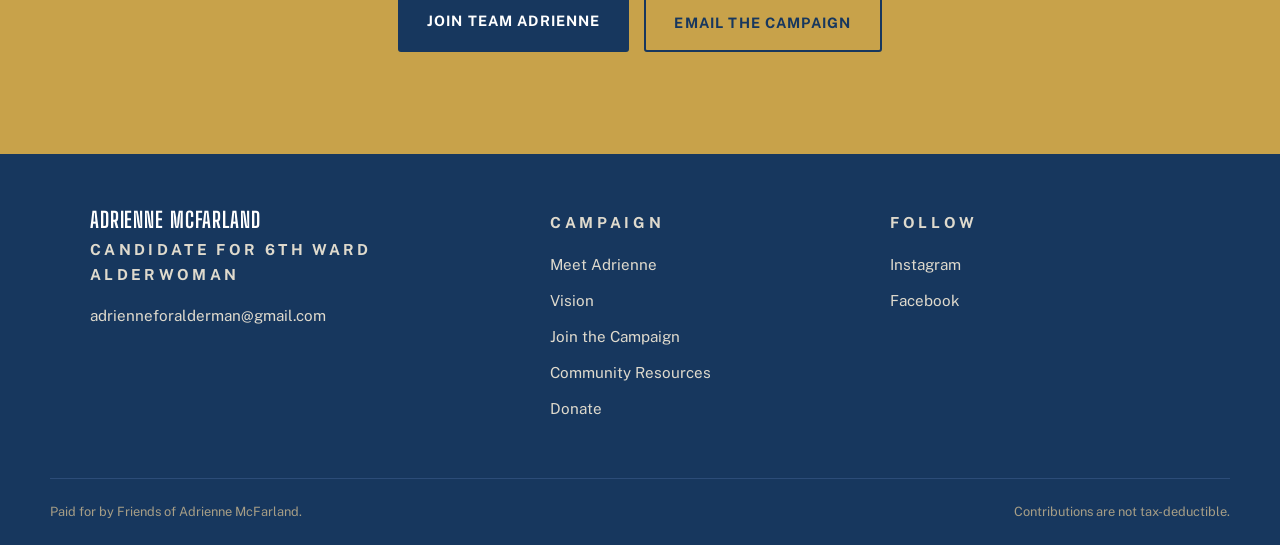
<file: join.html>
<!DOCTYPE html>
<html lang="en">
<head>
<meta charset="UTF-8">
<meta name="viewport" content="width=device-width, initial-scale=1">
<title>Join the Campaign | Adrienne McFarland for 6th Ward Alderwoman</title>
<meta name="description" content="Volunteer with Adrienne McFarland's campaign for Chicago's 6th Ward — knock doors, circulate petitions, share your skills, and help build a stronger ward.">
<link rel="canonical" href="https://www.adriennefor6th.com/jointhecampaign">
<meta property="og:type" content="website">
<meta property="og:site_name" content="Adrienne McFarland for 6th">
<meta property="og:title" content="Join the Campaign | Adrienne McFarland for 6th Ward Alderwoman">
<meta property="og:description" content="Volunteer with Adrienne McFarland's campaign for Chicago's 6th Ward — knock doors, circulate petitions, share your skills, and help build a stronger ward.">
<meta property="og:url" content="https://www.adriennefor6th.com/jointhecampaign">
<meta name="twitter:card" content="summary_large_image">
<link rel="icon" href="data:image/svg+xml,<svg xmlns='http://www.w3.org/2000/svg' viewBox='0 0 24 24'><polygon fill='%23C8A24A' points='12,2 14.1,8.36 20.66,7 16.2,12 20.66,17 14.1,15.64 12,22 9.9,15.64 3.34,17 7.8,12 3.34,7 9.9,8.36'/></svg>">
<link rel="preconnect" href="https://fonts.googleapis.com">
<link rel="preconnect" href="https://fonts.gstatic.com" crossorigin>
<link href="https://fonts.googleapis.com/css2?family=Big+Shoulders+Display:wght@500;600;700;800&family=Public+Sans:ital,wght@0,400;0,500;0,600;0,700;1,400&family=Source+Serif+4:ital,opsz,wght@1,8..60,400;1,8..60,500&display=swap" rel="stylesheet">
<link rel="stylesheet" href="styles.css">
</head>
<body>
<a class="skip" href="#main">Skip to content</a>
<header class="site-header">
  <div class="header-inner">
    <a class="brand" href="index.html">
      <span class="brand-mark star"><svg width="30" height="30" viewBox="0 0 24 24" fill="currentColor" aria-hidden="true"><polygon points="12,2 14.1,8.36 20.66,7 16.2,12 20.66,17 14.1,15.64 12,22 9.9,15.64 3.34,17 7.8,12 3.34,7 9.9,8.36"/></svg></span>
      <span class="brand-text">
        <span class="brand-name">Adrienne McFarland</span>
        <span class="brand-sub">For 6th Ward Alderwoman</span>
      </span>
    </a>
    <button class="nav-toggle" aria-expanded="false" aria-controls="nav" onclick="var n=document.getElementById('nav');var o=n.classList.toggle('open');this.setAttribute('aria-expanded',o)">Menu</button>
    <nav class="nav" id="nav" aria-label="Main">
      <a href="index.html">Home</a>
      <a href="meet-adrienne.html">Meet Adrienne</a>
      <a href="vision.html">Vision</a>
      <a href="join.html" aria-current="page">Join the Campaign</a>
      <a href="resources.html">Resources</a>
      <a class="btn-donate" href="donate.html">Donate</a>
    </nav>
  </div>
</header>
<main id="main">

<section class="hero">
  <div class="wrap">
    <p class="eyebrow" style="color:var(--sky)"><span class="star"><svg width="13" height="13" viewBox="0 0 24 24" fill="currentColor" aria-hidden="true"><polygon points="12,2 14.1,8.36 20.66,7 16.2,12 20.66,17 14.1,15.64 12,22 9.9,15.64 3.34,17 7.8,12 3.34,7 9.9,8.36"/></svg></span>Join Team Adrienne</p>
    <h1 style="max-width:14ch">There Is a Place for You</h1>
    <p class="lede" style="max-width:48rem">Whether you have one hour a month or want to volunteer every week, your support matters. Together, we're building a campaign rooted in service, community, and opportunity for every resident of the 6th Ward.</p>
    <div class="btn-row">
      <a class="btn btn-primary" href="https://forms.gle/uiTfftfv9Mw6iK9E6" rel="noopener">Join Team Adrienne</a>
    </div>
  </div>
</section>

<section>
  <div class="wrap">
    <p class="eyebrow"><span class="star"><svg width="13" height="13" viewBox="0 0 24 24" fill="currentColor" aria-hidden="true"><polygon points="12,2 14.1,8.36 20.66,7 16.2,12 20.66,17 14.1,15.64 12,22 9.9,15.64 3.34,17 7.8,12 3.34,7 9.9,8.36"/></svg></span>How You Can Help</p>
    <h2>Every Talent Can Make a Difference</h2>
    <p class="lede">You don't need campaign experience. Whether you enjoy meeting neighbors, organizing events, or sharing your professional skills, there's a role for you on Team Adrienne.</p>
    <div class="grid-3">
      <article class="card"><div class="card-body">
        <h3>Reach Our Neighbors</h3>
        <p>Connect directly with residents by circulating petitions, knocking on doors, and attending neighborhood events.</p>
      </div></article>
      <article class="card"><div class="card-body">
        <h3>Share Your Skills</h3>
        <p>Lend your talents in photography, fundraising, social media, technology, graphic design, accounting, or legal support.</p>
      </div></article>
      <article class="card"><div class="card-body">
        <h3>Support the Team</h3>
        <p>Help with campaign events, volunteer coordination, setup, hospitality, and behind-the-scenes logistics.</p>
      </div></article>
    </div>
  </div>
</section>

<section class="cta-band">
  <div class="wrap">
    <h2>Every Great Campaign Starts With Great People</h2>
    <p>This campaign is powered by people who believe in stronger neighborhoods, greater opportunity, and responsive leadership. We'd love to welcome you to Team Adrienne.</p>
    <div class="btn-row">
      <a class="btn btn-primary" href="https://forms.gle/uiTfftfv9Mw6iK9E6" rel="noopener">Join Team Adrienne</a>
      <a class="btn btn-outline-light" href="mailto:adrienneforalderman@gmail.com">Email the Campaign</a>
    </div>
  </div>
</section>
</main>
<footer class="site-footer">
  <div class="wrap footer-grid">
    <div>
      <h3>Adrienne McFarland</h3>
      <p class="footer-sub">Candidate for 6th Ward Alderwoman</p>
      <p style="margin-top:1rem"><a href="mailto:adrienneforalderman@gmail.com">adrienneforalderman@gmail.com</a></p>
    </div>
    <div>
      <p class="footer-head">Campaign</p>
      <ul class="footer-links">
        <li><a href="meet-adrienne.html">Meet Adrienne</a></li>
        <li><a href="vision.html">Vision</a></li>
        <li><a href="join.html">Join the Campaign</a></li>
        <li><a href="resources.html">Community Resources</a></li>
        <li><a href="donate.html">Donate</a></li>
      </ul>
    </div>
    <div>
      <p class="footer-head">Follow</p>
      <ul class="footer-links">
        <li><a href="https://instagram.com/adrienneforalderman" rel="noopener">Instagram</a></li>
        <li><a href="https://www.facebook.com/adrienneforalderman" rel="noopener">Facebook</a></li>
      </ul>
    </div>
  </div>
  <div class="wrap footer-legal">
    <span>Paid for by Friends of Adrienne McFarland.</span>
    <span>Contributions are not tax-deductible.</span>
  </div>
</footer>
</body>
</html>
</file>
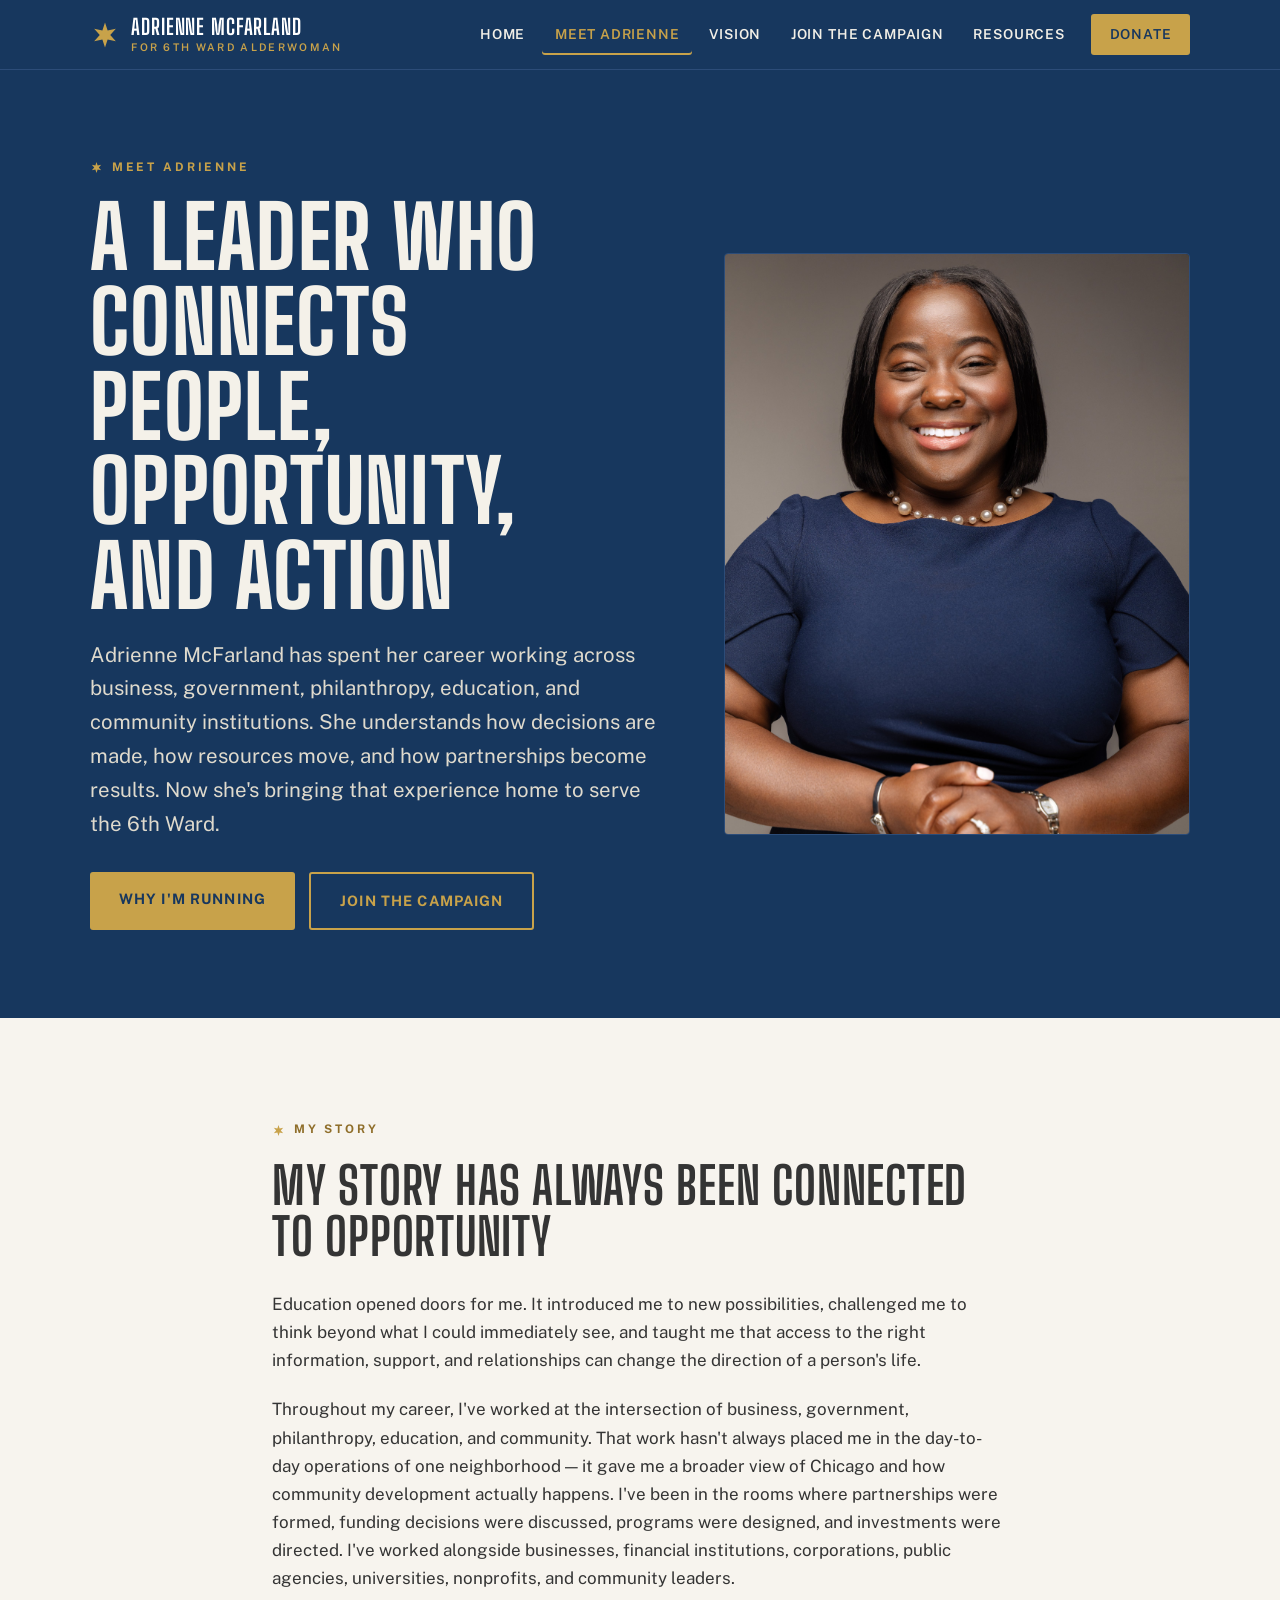
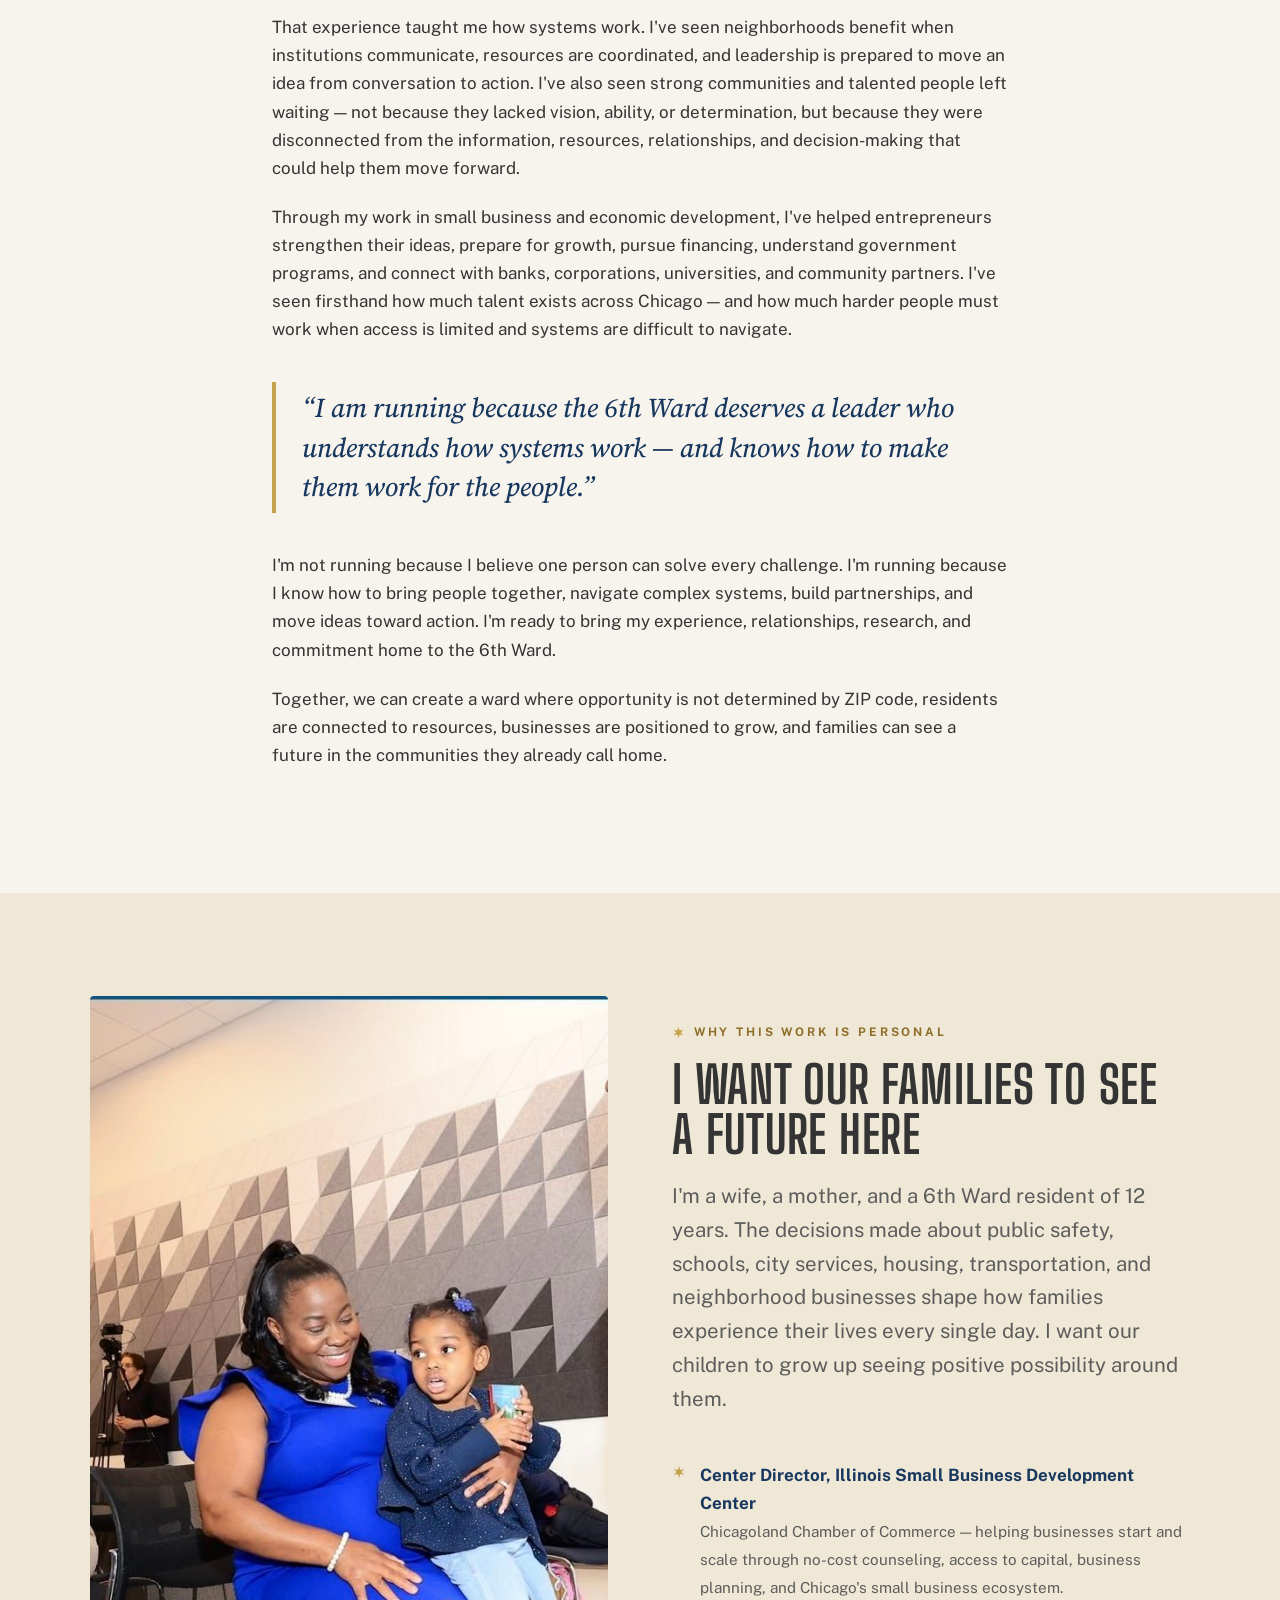
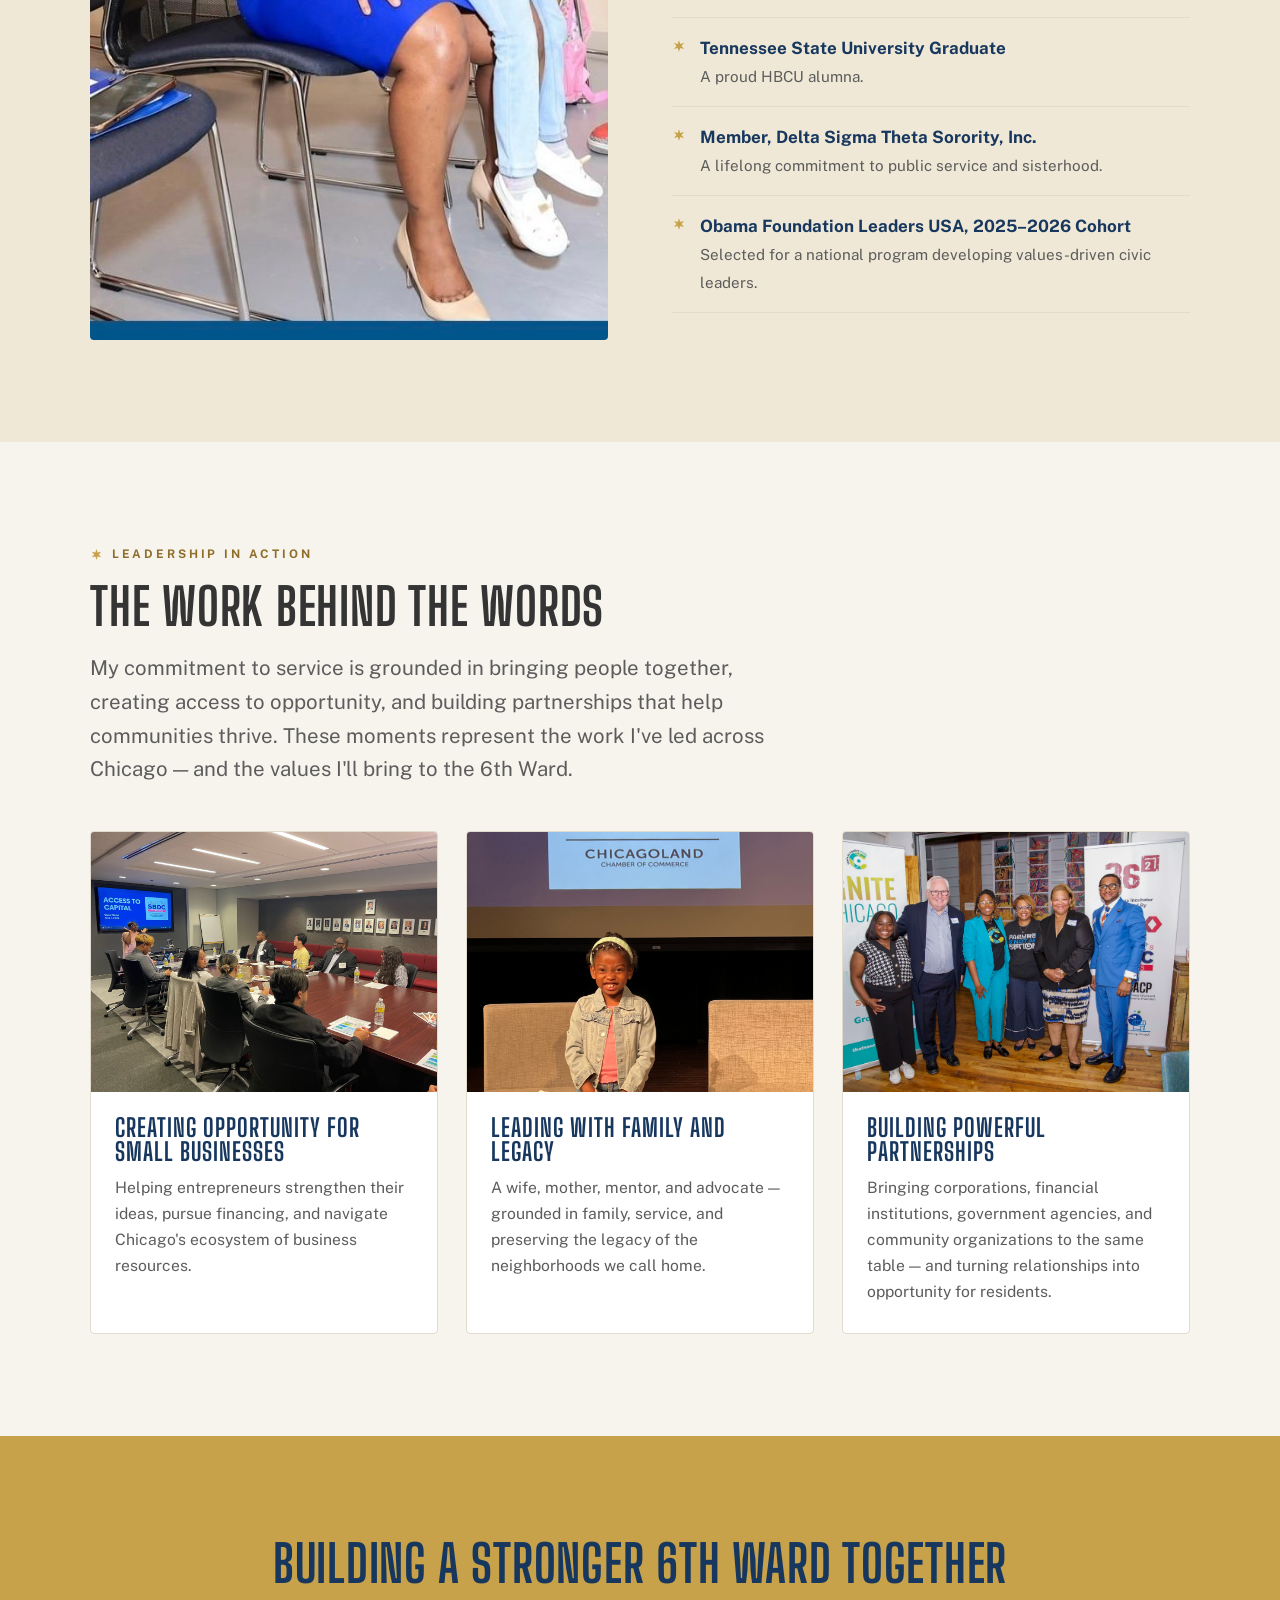
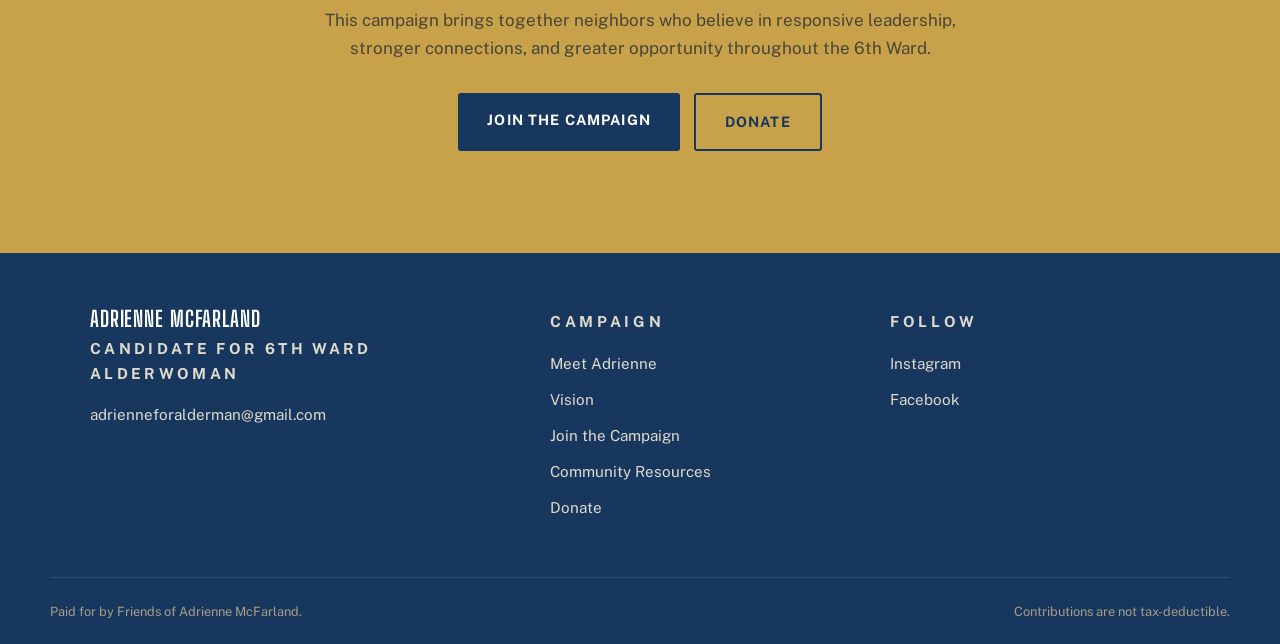
<file: meet-adrienne.html>
<!DOCTYPE html>
<html lang="en">
<head>
<meta charset="UTF-8">
<meta name="viewport" content="width=device-width, initial-scale=1">
<title>Meet Adrienne McFarland | Candidate for Chicago's 6th Ward Alderwoman</title>
<meta name="description" content="Adrienne McFarland is a 6th Ward resident, small business development leader, and Obama Foundation Leader running to connect Chicago's 6th Ward to opportunity.">
<link rel="canonical" href="https://www.adriennefor6th.com/meet-adrienne">
<meta property="og:type" content="website">
<meta property="og:site_name" content="Adrienne McFarland for 6th">
<meta property="og:title" content="Meet Adrienne McFarland | Candidate for Chicago's 6th Ward Alderwoman">
<meta property="og:description" content="Adrienne McFarland is a 6th Ward resident, small business development leader, and Obama Foundation Leader running to connect Chicago's 6th Ward to opportunity.">
<meta property="og:url" content="https://www.adriennefor6th.com/meet-adrienne">
<meta name="twitter:card" content="summary_large_image">
<link rel="icon" href="data:image/svg+xml,<svg xmlns='http://www.w3.org/2000/svg' viewBox='0 0 24 24'><polygon fill='%23C8A24A' points='12,2 14.1,8.36 20.66,7 16.2,12 20.66,17 14.1,15.64 12,22 9.9,15.64 3.34,17 7.8,12 3.34,7 9.9,8.36'/></svg>">
<link rel="preconnect" href="https://fonts.googleapis.com">
<link rel="preconnect" href="https://fonts.gstatic.com" crossorigin>
<link href="https://fonts.googleapis.com/css2?family=Big+Shoulders+Display:wght@500;600;700;800&family=Public+Sans:ital,wght@0,400;0,500;0,600;0,700;1,400&family=Source+Serif+4:ital,opsz,wght@1,8..60,400;1,8..60,500&display=swap" rel="stylesheet">
<link rel="stylesheet" href="styles.css">
</head>
<body>
<a class="skip" href="#main">Skip to content</a>
<header class="site-header">
  <div class="header-inner">
    <a class="brand" href="index.html">
      <span class="brand-mark star"><svg width="30" height="30" viewBox="0 0 24 24" fill="currentColor" aria-hidden="true"><polygon points="12,2 14.1,8.36 20.66,7 16.2,12 20.66,17 14.1,15.64 12,22 9.9,15.64 3.34,17 7.8,12 3.34,7 9.9,8.36"/></svg></span>
      <span class="brand-text">
        <span class="brand-name">Adrienne McFarland</span>
        <span class="brand-sub">For 6th Ward Alderwoman</span>
      </span>
    </a>
    <button class="nav-toggle" aria-expanded="false" aria-controls="nav" onclick="var n=document.getElementById('nav');var o=n.classList.toggle('open');this.setAttribute('aria-expanded',o)">Menu</button>
    <nav class="nav" id="nav" aria-label="Main">
      <a href="index.html">Home</a>
      <a href="meet-adrienne.html" aria-current="page">Meet Adrienne</a>
      <a href="vision.html">Vision</a>
      <a href="join.html">Join the Campaign</a>
      <a href="resources.html">Resources</a>
      <a class="btn-donate" href="donate.html">Donate</a>
    </nav>
  </div>
</header>
<main id="main">

<section class="hero">
  <div class="wrap hero-grid">
    <div>
      <p class="eyebrow" style="color:var(--sky)"><span class="star"><svg width="13" height="13" viewBox="0 0 24 24" fill="currentColor" aria-hidden="true"><polygon points="12,2 14.1,8.36 20.66,7 16.2,12 20.66,17 14.1,15.64 12,22 9.9,15.64 3.34,17 7.8,12 3.34,7 9.9,8.36"/></svg></span>Meet Adrienne</p>
      <h1>A Leader Who Connects People, Opportunity, and Action</h1>
      <p class="lede">Adrienne McFarland has spent her career working across business, government, philanthropy, education, and community institutions. She understands how decisions are made, how resources move, and how partnerships become results. Now she's bringing that experience home to serve the 6th Ward.</p>
      <div class="btn-row">
        <a class="btn btn-primary" href="vision.html">Why I'm Running</a>
        <a class="btn btn-outline-light" href="join.html">Join the Campaign</a>
      </div>
    </div>
    <div class="hero-photo">
      <img class="crop-top" src="images/adrienne-meet.jpg" alt="Adrienne McFarland smiling, photographed in the 6th Ward." fetchpriority="high">
    </div>
  </div>
</section>

<section>
  <div class="wrap">
    <div class="story">
      <p class="eyebrow"><span class="star"><svg width="13" height="13" viewBox="0 0 24 24" fill="currentColor" aria-hidden="true"><polygon points="12,2 14.1,8.36 20.66,7 16.2,12 20.66,17 14.1,15.64 12,22 9.9,15.64 3.34,17 7.8,12 3.34,7 9.9,8.36"/></svg></span>My Story</p>
      <h2 style="margin-bottom:1.75rem">My Story Has Always Been Connected to Opportunity</h2>
      <p>Education opened doors for me. It introduced me to new possibilities, challenged me to think beyond what I could immediately see, and taught me that access to the right information, support, and relationships can change the direction of a person's life.</p>
      <p>Throughout my career, I've worked at the intersection of business, government, philanthropy, education, and community. That work hasn't always placed me in the day-to-day operations of one neighborhood — it gave me a broader view of Chicago and how community development actually happens. I've been in the rooms where partnerships were formed, funding decisions were discussed, programs were designed, and investments were directed. I've worked alongside businesses, financial institutions, corporations, public agencies, universities, nonprofits, and community leaders.</p>
      <p>That experience taught me how systems work. I've seen neighborhoods benefit when institutions communicate, resources are coordinated, and leadership is prepared to move an idea from conversation to action. I've also seen strong communities and talented people left waiting — not because they lacked vision, ability, or determination, but because they were disconnected from the information, resources, relationships, and decision-making that could help them move forward.</p>
      <p>Through my work in small business and economic development, I've helped entrepreneurs strengthen their ideas, prepare for growth, pursue financing, understand government programs, and connect with banks, corporations, universities, and community partners. I've seen firsthand how much talent exists across Chicago — and how much harder people must work when access is limited and systems are difficult to navigate.</p>
      <p class="pull">&ldquo;I am running because the 6th Ward deserves a leader who understands how systems work — and knows how to make them work for the people.&rdquo;</p>
      <p>I'm not running because I believe one person can solve every challenge. I'm running because I know how to bring people together, navigate complex systems, build partnerships, and move ideas toward action. I'm ready to bring my experience, relationships, research, and commitment home to the 6th Ward.</p>
      <p>Together, we can create a ward where opportunity is not determined by ZIP code, residents are connected to resources, businesses are positioned to grow, and families can see a future in the communities they already call home.</p>
    </div>
  </div>
</section>

<section class="on-sky">
  <div class="wrap feature">
    <figure class="feature-media">
      <img src="images/adrienne-family.jpg" alt="Adrienne McFarland with her family in the 6th Ward." loading="lazy">
    </figure>
    <div>
      <p class="eyebrow"><span class="star"><svg width="13" height="13" viewBox="0 0 24 24" fill="currentColor" aria-hidden="true"><polygon points="12,2 14.1,8.36 20.66,7 16.2,12 20.66,17 14.1,15.64 12,22 9.9,15.64 3.34,17 7.8,12 3.34,7 9.9,8.36"/></svg></span>Why This Work Is Personal</p>
      <h2>I Want Our Families to See a Future Here</h2>
      <p class="lede">I'm a wife, a mother, and a 6th Ward resident of 12 years. The decisions made about public safety, schools, city services, housing, transportation, and neighborhood businesses shape how families experience their lives every single day. I want our children to grow up seeing positive possibility around them.</p>
      <ul class="cred-list">
        <li><span class="star"><svg width="14" height="14" viewBox="0 0 24 24" fill="currentColor" aria-hidden="true"><polygon points="12,2 14.1,8.36 20.66,7 16.2,12 20.66,17 14.1,15.64 12,22 9.9,15.64 3.34,17 7.8,12 3.34,7 9.9,8.36"/></svg></span><div><strong>Center Director, Illinois Small Business Development Center</strong><span>Chicagoland Chamber of Commerce — helping businesses start and scale through no-cost counseling, access to capital, business planning, and Chicago's small business ecosystem.</span></div></li>
        <li><span class="star"><svg width="14" height="14" viewBox="0 0 24 24" fill="currentColor" aria-hidden="true"><polygon points="12,2 14.1,8.36 20.66,7 16.2,12 20.66,17 14.1,15.64 12,22 9.9,15.64 3.34,17 7.8,12 3.34,7 9.9,8.36"/></svg></span><div><strong>Tennessee State University Graduate</strong><span>A proud HBCU alumna.</span></div></li>
        <li><span class="star"><svg width="14" height="14" viewBox="0 0 24 24" fill="currentColor" aria-hidden="true"><polygon points="12,2 14.1,8.36 20.66,7 16.2,12 20.66,17 14.1,15.64 12,22 9.9,15.64 3.34,17 7.8,12 3.34,7 9.9,8.36"/></svg></span><div><strong>Member, Delta Sigma Theta Sorority, Inc.</strong><span>A lifelong commitment to public service and sisterhood.</span></div></li>
        <li><span class="star"><svg width="14" height="14" viewBox="0 0 24 24" fill="currentColor" aria-hidden="true"><polygon points="12,2 14.1,8.36 20.66,7 16.2,12 20.66,17 14.1,15.64 12,22 9.9,15.64 3.34,17 7.8,12 3.34,7 9.9,8.36"/></svg></span><div><strong>Obama Foundation Leaders USA, 2025&ndash;2026 Cohort</strong><span>Selected for a national program developing values-driven civic leaders.</span></div></li>
      </ul>
    </div>
  </div>
</section>

<section>
  <div class="wrap">
    <p class="eyebrow"><span class="star"><svg width="13" height="13" viewBox="0 0 24 24" fill="currentColor" aria-hidden="true"><polygon points="12,2 14.1,8.36 20.66,7 16.2,12 20.66,17 14.1,15.64 12,22 9.9,15.64 3.34,17 7.8,12 3.34,7 9.9,8.36"/></svg></span>Leadership in Action</p>
    <h2>The Work Behind the Words</h2>
    <p class="lede">My commitment to service is grounded in bringing people together, creating access to opportunity, and building partnerships that help communities thrive. These moments represent the work I've led across Chicago — and the values I'll bring to the 6th Ward.</p>
    <div class="grid-3">
      <article class="card">
        <img src="images/small-business-event.jpg" alt="Adrienne McFarland presenting at a small business development event." loading="lazy">
        <div class="card-body">
          <h3>Creating Opportunity for Small Businesses</h3>
          <p>Helping entrepreneurs strengthen their ideas, pursue financing, and navigate Chicago's ecosystem of business resources.</p>
        </div>
      </article>
      <article class="card">
        <img src="images/family-legacy.jpg" alt="Adrienne McFarland with family at a community event." loading="lazy">
        <div class="card-body">
          <h3>Leading With Family and Legacy</h3>
          <p>A wife, mother, mentor, and advocate — grounded in family, service, and preserving the legacy of the neighborhoods we call home.</p>
        </div>
      </article>
      <article class="card">
        <img src="images/partnerships.jpg" alt="Adrienne McFarland at a partnership event with business and community leaders." loading="lazy">
        <div class="card-body">
          <h3>Building Powerful Partnerships</h3>
          <p>Bringing corporations, financial institutions, government agencies, and community organizations to the same table — and turning relationships into opportunity for residents.</p>
        </div>
      </article>
    </div>
  </div>
</section>

<section class="cta-band">
  <div class="wrap">
    <h2>Building a Stronger 6th Ward Together</h2>
    <p>This campaign brings together neighbors who believe in responsive leadership, stronger connections, and greater opportunity throughout the 6th Ward.</p>
    <div class="btn-row">
      <a class="btn btn-primary" href="join.html">Join the Campaign</a>
      <a class="btn btn-outline-light" href="donate.html">Donate</a>
    </div>
  </div>
</section>
</main>
<footer class="site-footer">
  <div class="wrap footer-grid">
    <div>
      <h3>Adrienne McFarland</h3>
      <p class="footer-sub">Candidate for 6th Ward Alderwoman</p>
      <p style="margin-top:1rem"><a href="mailto:adrienneforalderman@gmail.com">adrienneforalderman@gmail.com</a></p>
    </div>
    <div>
      <p class="footer-head">Campaign</p>
      <ul class="footer-links">
        <li><a href="meet-adrienne.html">Meet Adrienne</a></li>
        <li><a href="vision.html">Vision</a></li>
        <li><a href="join.html">Join the Campaign</a></li>
        <li><a href="resources.html">Community Resources</a></li>
        <li><a href="donate.html">Donate</a></li>
      </ul>
    </div>
    <div>
      <p class="footer-head">Follow</p>
      <ul class="footer-links">
        <li><a href="https://instagram.com/adrienneforalderman" rel="noopener">Instagram</a></li>
        <li><a href="https://www.facebook.com/adrienneforalderman" rel="noopener">Facebook</a></li>
      </ul>
    </div>
  </div>
  <div class="wrap footer-legal">
    <span>Paid for by Friends of Adrienne McFarland.</span>
    <span>Contributions are not tax-deductible.</span>
  </div>
</footer>
</body>
</html>
</file>
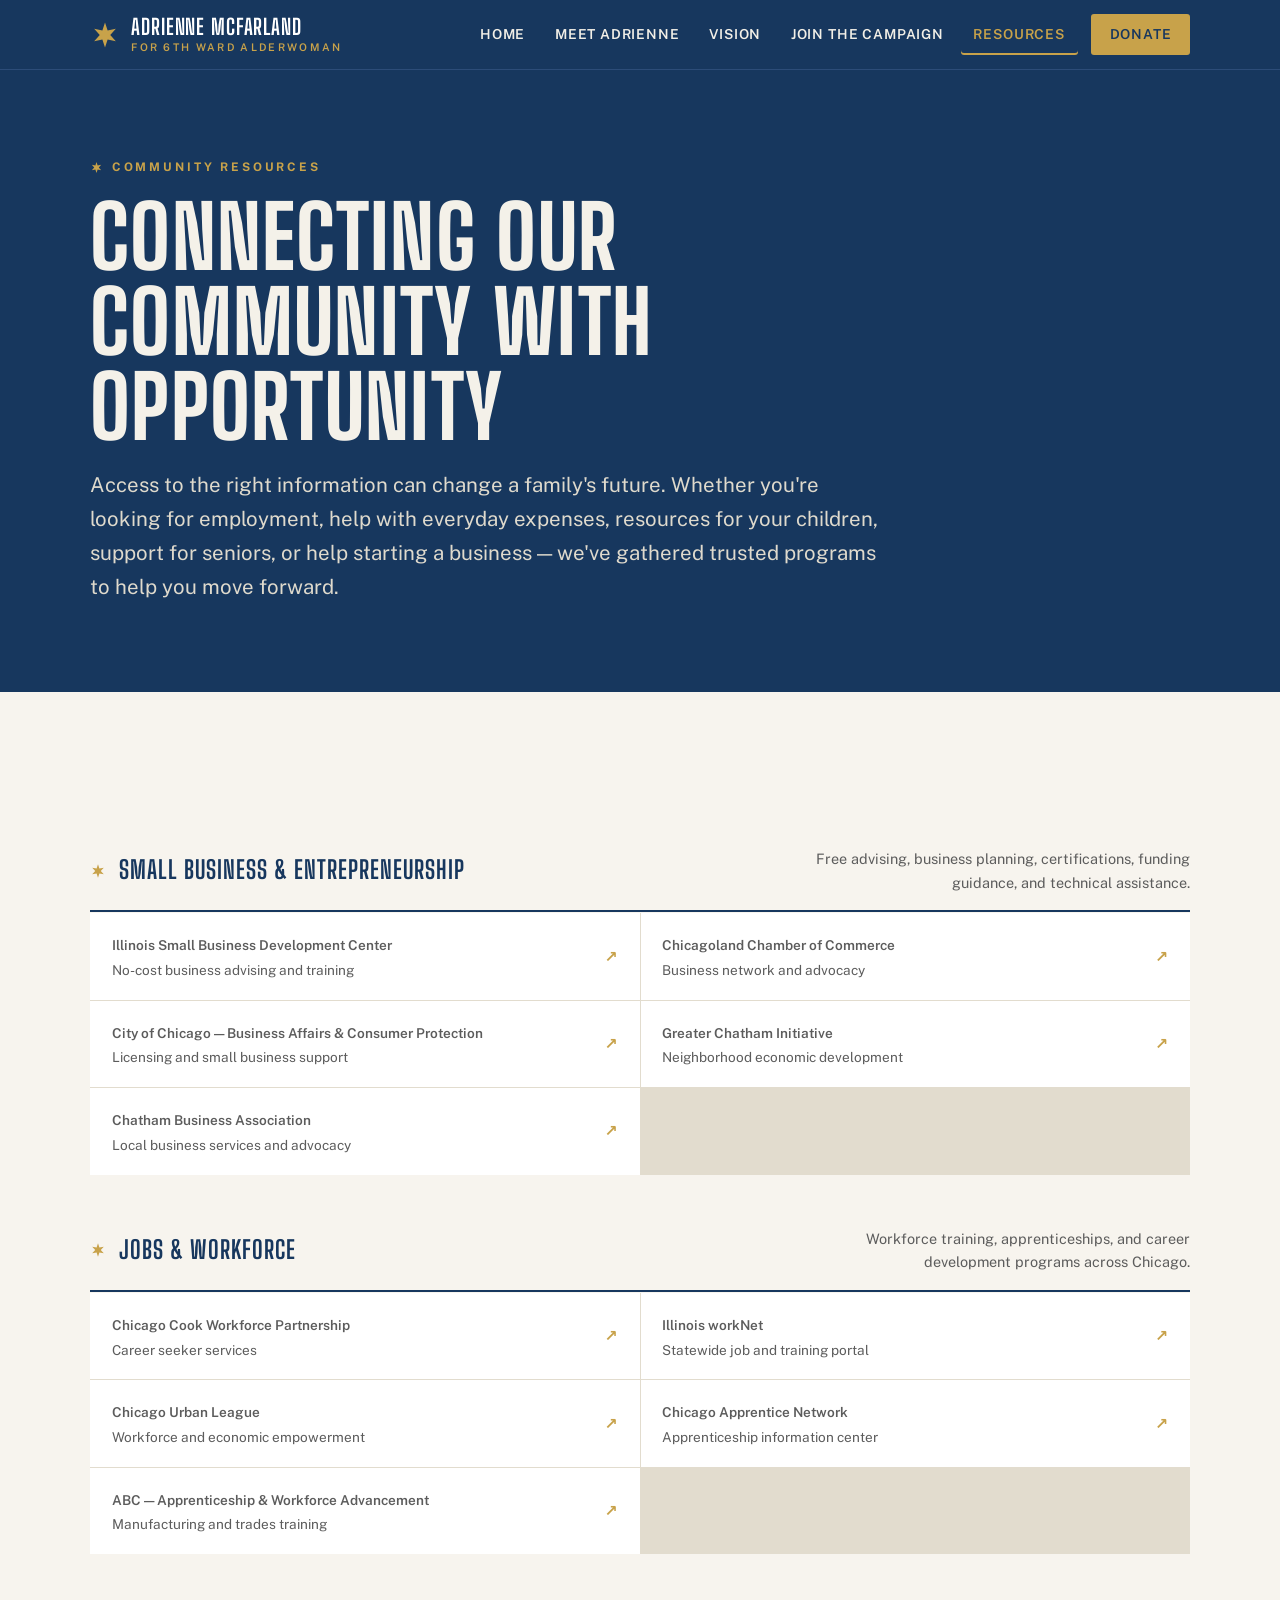
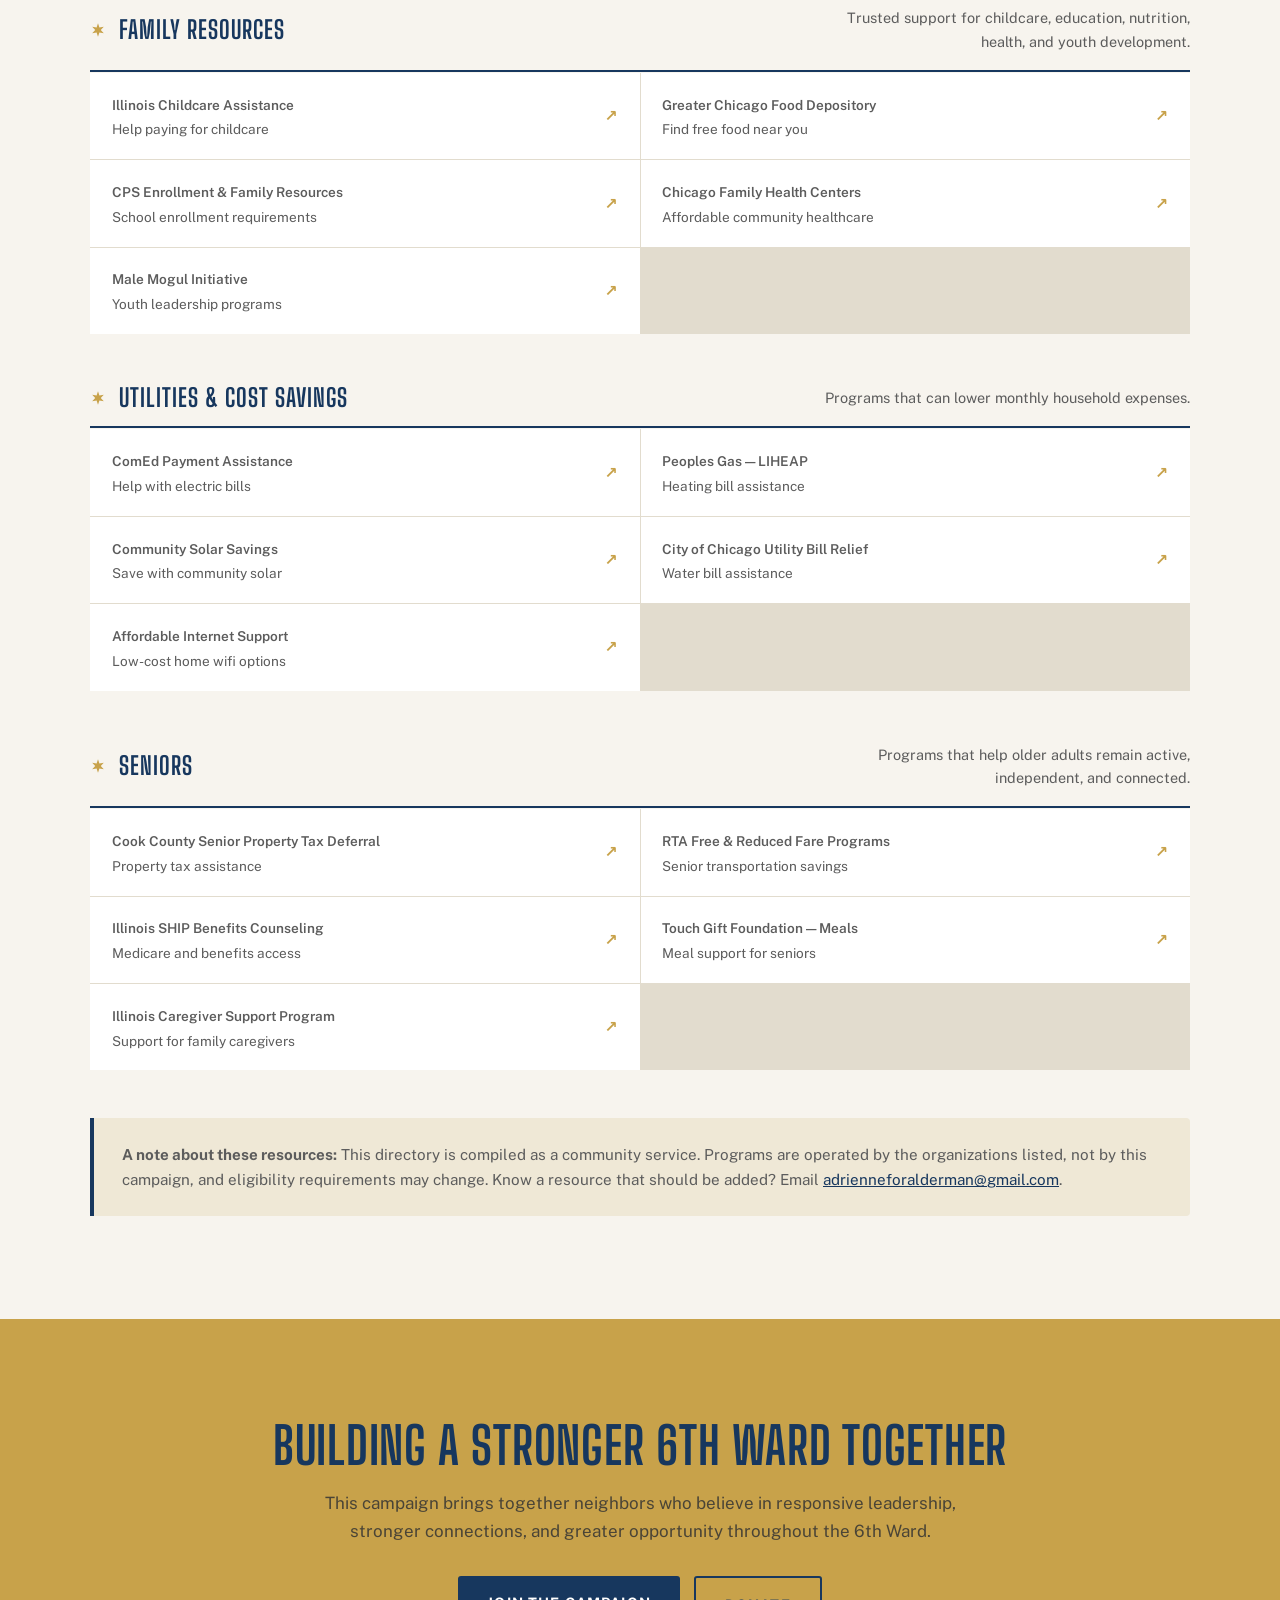
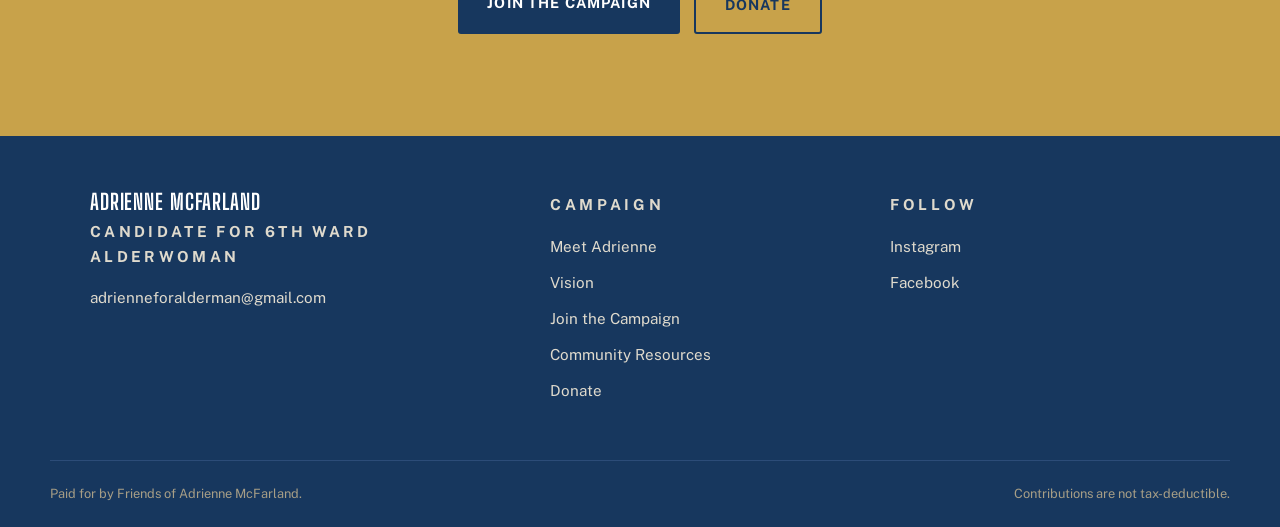
<file: resources.html>
<!DOCTYPE html>
<html lang="en">
<head>
<meta charset="UTF-8">
<meta name="viewport" content="width=device-width, initial-scale=1">
<title>Community Resources | Adrienne McFarland for 6th Ward</title>
<meta name="description" content="Trusted resources for 6th Ward residents — small business support, jobs and workforce training, family services, utility savings, and senior programs.">
<link rel="canonical" href="https://www.adriennefor6th.com/resources">
<meta property="og:type" content="website">
<meta property="og:site_name" content="Adrienne McFarland for 6th">
<meta property="og:title" content="Community Resources | Adrienne McFarland for 6th Ward">
<meta property="og:description" content="Trusted resources for 6th Ward residents — small business support, jobs and workforce training, family services, utility savings, and senior programs.">
<meta property="og:url" content="https://www.adriennefor6th.com/resources">
<meta name="twitter:card" content="summary_large_image">
<link rel="icon" href="data:image/svg+xml,<svg xmlns='http://www.w3.org/2000/svg' viewBox='0 0 24 24'><polygon fill='%23C8A24A' points='12,2 14.1,8.36 20.66,7 16.2,12 20.66,17 14.1,15.64 12,22 9.9,15.64 3.34,17 7.8,12 3.34,7 9.9,8.36'/></svg>">
<link rel="preconnect" href="https://fonts.googleapis.com">
<link rel="preconnect" href="https://fonts.gstatic.com" crossorigin>
<link href="https://fonts.googleapis.com/css2?family=Big+Shoulders+Display:wght@500;600;700;800&family=Public+Sans:ital,wght@0,400;0,500;0,600;0,700;1,400&family=Source+Serif+4:ital,opsz,wght@1,8..60,400;1,8..60,500&display=swap" rel="stylesheet">
<link rel="stylesheet" href="styles.css">
</head>
<body>
<a class="skip" href="#main">Skip to content</a>
<header class="site-header">
  <div class="header-inner">
    <a class="brand" href="index.html">
      <span class="brand-mark star"><svg width="30" height="30" viewBox="0 0 24 24" fill="currentColor" aria-hidden="true"><polygon points="12,2 14.1,8.36 20.66,7 16.2,12 20.66,17 14.1,15.64 12,22 9.9,15.64 3.34,17 7.8,12 3.34,7 9.9,8.36"/></svg></span>
      <span class="brand-text">
        <span class="brand-name">Adrienne McFarland</span>
        <span class="brand-sub">For 6th Ward Alderwoman</span>
      </span>
    </a>
    <button class="nav-toggle" aria-expanded="false" aria-controls="nav" onclick="var n=document.getElementById('nav');var o=n.classList.toggle('open');this.setAttribute('aria-expanded',o)">Menu</button>
    <nav class="nav" id="nav" aria-label="Main">
      <a href="index.html">Home</a>
      <a href="meet-adrienne.html">Meet Adrienne</a>
      <a href="vision.html">Vision</a>
      <a href="join.html">Join the Campaign</a>
      <a href="resources.html" aria-current="page">Resources</a>
      <a class="btn-donate" href="donate.html">Donate</a>
    </nav>
  </div>
</header>
<main id="main">

<section class="hero">
  <div class="wrap">
    <p class="eyebrow" style="color:var(--sky)"><span class="star"><svg width="13" height="13" viewBox="0 0 24 24" fill="currentColor" aria-hidden="true"><polygon points="12,2 14.1,8.36 20.66,7 16.2,12 20.66,17 14.1,15.64 12,22 9.9,15.64 3.34,17 7.8,12 3.34,7 9.9,8.36"/></svg></span>Community Resources</p>
    <h1 style="max-width:18ch">Connecting Our Community With Opportunity</h1>
    <p class="lede" style="max-width:50rem">Access to the right information can change a family's future. Whether you're looking for employment, help with everyday expenses, resources for your children, support for seniors, or help starting a business — we've gathered trusted programs to help you move forward.</p>
  </div>
</section>

<section>
  <div class="wrap">

    <div class="res-section">
      <div class="res-head"><span class="star"><svg width="16" height="16" viewBox="0 0 24 24" fill="currentColor" aria-hidden="true"><polygon points="12,2 14.1,8.36 20.66,7 16.2,12 20.66,17 14.1,15.64 12,22 9.9,15.64 3.34,17 7.8,12 3.34,7 9.9,8.36"/></svg></span><h3>Small Business &amp; Entrepreneurship</h3><p>Free advising, business planning, certifications, funding guidance, and technical assistance.</p></div>
      <div class="res-grid">
        <a href="https://sbdc.illinois.gov/" rel="noopener"><span style="font-weight:600">Illinois Small Business Development Center<span>No-cost business advising and training</span></span></a>
        <a href="https://www.chicagolandchamber.org/" rel="noopener"><span style="font-weight:600">Chicagoland Chamber of Commerce<span>Business network and advocacy</span></span></a>
        <a href="https://www.chicago.gov/city/en/depts/bacp.html" rel="noopener"><span style="font-weight:600">City of Chicago — Business Affairs &amp; Consumer Protection<span>Licensing and small business support</span></span></a>
        <a href="https://www.gci2016.org/economic-development" rel="noopener"><span style="font-weight:600">Greater Chatham Initiative<span>Neighborhood economic development</span></span></a>
        <a href="https://www.cbaworks.org/" rel="noopener"><span style="font-weight:600">Chatham Business Association<span>Local business services and advocacy</span></span></a>
      </div>
    </div>

    <div class="res-section">
      <div class="res-head"><span class="star"><svg width="16" height="16" viewBox="0 0 24 24" fill="currentColor" aria-hidden="true"><polygon points="12,2 14.1,8.36 20.66,7 16.2,12 20.66,17 14.1,15.64 12,22 9.9,15.64 3.34,17 7.8,12 3.34,7 9.9,8.36"/></svg></span><h3>Jobs &amp; Workforce</h3><p>Workforce training, apprenticeships, and career development programs across Chicago.</p></div>
      <div class="res-grid">
        <a href="https://chicookworks.org/career-seeker-services/" rel="noopener"><span style="font-weight:600">Chicago Cook Workforce Partnership<span>Career seeker services</span></span></a>
        <a href="https://www.illinoisworknet.com/" rel="noopener"><span style="font-weight:600">Illinois workNet<span>Statewide job and training portal</span></span></a>
        <a href="https://chiul.org/" rel="noopener"><span style="font-weight:600">Chicago Urban League<span>Workforce and economic empowerment</span></span></a>
        <a href="https://www.chicagoapprenticenetwork.org/#/" rel="noopener"><span style="font-weight:600">Chicago Apprentice Network<span>Apprenticeship information center</span></span></a>
        <a href="https://www.abc.org/AWA" rel="noopener"><span style="font-weight:600">ABC — Apprenticeship &amp; Workforce Advancement<span>Manufacturing and trades training</span></span></a>
      </div>
    </div>

    <div class="res-section">
      <div class="res-head"><span class="star"><svg width="16" height="16" viewBox="0 0 24 24" fill="currentColor" aria-hidden="true"><polygon points="12,2 14.1,8.36 20.66,7 16.2,12 20.66,17 14.1,15.64 12,22 9.9,15.64 3.34,17 7.8,12 3.34,7 9.9,8.36"/></svg></span><h3>Family Resources</h3><p>Trusted support for childcare, education, nutrition, health, and youth development.</p></div>
      <div class="res-grid">
        <a href="https://www.getchildcareil.org/" rel="noopener"><span style="font-weight:600">Illinois Childcare Assistance<span>Help paying for childcare</span></span></a>
        <a href="https://www.chicagosfoodbank.org/get-help/" rel="noopener"><span style="font-weight:600">Greater Chicago Food Depository<span>Find free food near you</span></span></a>
        <a href="https://www.cps.edu/schools/apply-enroll/enrollment-requirements/" rel="noopener"><span style="font-weight:600">CPS Enrollment &amp; Family Resources<span>School enrollment requirements</span></span></a>
        <a href="https://chicagofamilyhealth.org/" rel="noopener"><span style="font-weight:600">Chicago Family Health Centers<span>Affordable community healthcare</span></span></a>
        <a href="https://malemogulinitiative.org/about/" rel="noopener"><span style="font-weight:600">Male Mogul Initiative<span>Youth leadership programs</span></span></a>
      </div>
    </div>

    <div class="res-section">
      <div class="res-head"><span class="star"><svg width="16" height="16" viewBox="0 0 24 24" fill="currentColor" aria-hidden="true"><polygon points="12,2 14.1,8.36 20.66,7 16.2,12 20.66,17 14.1,15.64 12,22 9.9,15.64 3.34,17 7.8,12 3.34,7 9.9,8.36"/></svg></span><h3>Utilities &amp; Cost Savings</h3><p>Programs that can lower monthly household expenses.</p></div>
      <div class="res-grid">
        <a href="https://www.comed.com/my-account/customer-support/payment-assistance" rel="noopener"><span style="font-weight:600">ComEd Payment Assistance<span>Help with electric bills</span></span></a>
        <a href="https://www.peoplesgasdelivery.com/payment-bill/liheap" rel="noopener"><span style="font-weight:600">Peoples Gas — LIHEAP<span>Heating bill assistance</span></span></a>
        <a href="https://www.citizensutilityboard.org/solar-in-the-community-3/" rel="noopener"><span style="font-weight:600">Community Solar Savings<span>Save with community solar</span></span></a>
        <a href="https://www.chicago.gov/city/en/depts/fin/provdrs/utility_billing/svcs/utility-bill-relief-program.html" rel="noopener"><span style="font-weight:600">City of Chicago Utility Bill Relief<span>Water bill assistance</span></span></a>
        <a href="https://www.chicago.gov/content/dam/city/sites/digital-equity-council/pdf/City-of-Chicago-Affordable-Connectivity-Program-Support-v1.1.pdf" rel="noopener"><span style="font-weight:600">Affordable Internet Support<span>Low-cost home wifi options</span></span></a>
      </div>
    </div>

    <div class="res-section">
      <div class="res-head"><span class="star"><svg width="16" height="16" viewBox="0 0 24 24" fill="currentColor" aria-hidden="true"><polygon points="12,2 14.1,8.36 20.66,7 16.2,12 20.66,17 14.1,15.64 12,22 9.9,15.64 3.34,17 7.8,12 3.34,7 9.9,8.36"/></svg></span><h3>Seniors</h3><p>Programs that help older adults remain active, independent, and connected.</p></div>
      <div class="res-grid">
        <a href="https://www.cookcountytreasurer.com/theseniorcitizenrealestatetaxdeferralprogram.aspx" rel="noopener"><span style="font-weight:600">Cook County Senior Property Tax Deferral<span>Property tax assistance</span></span></a>
        <a href="https://www.rtachicago.org/riders/free-and-reduced-fare-programs" rel="noopener"><span style="font-weight:600">RTA Free &amp; Reduced Fare Programs<span>Senior transportation savings</span></span></a>
        <a href="https://ilaging.illinois.gov/ship.html" rel="noopener"><span style="font-weight:600">Illinois SHIP Benefits Counseling<span>Medicare and benefits access</span></span></a>
        <a href="https://www.touchgiftfoundation.org/hhrap" rel="noopener"><span style="font-weight:600">Touch Gift Foundation — Meals<span>Meal support for seniors</span></span></a>
        <a href="https://ilaging.illinois.gov/programs/caregiver.html" rel="noopener"><span style="font-weight:600">Illinois Caregiver Support Program<span>Support for family caregivers</span></span></a>
      </div>
    </div>

    <p class="res-note"><strong>A note about these resources:</strong> This directory is compiled as a community service. Programs are operated by the organizations listed, not by this campaign, and eligibility requirements may change. Know a resource that should be added? Email <a href="mailto:adrienneforalderman@gmail.com">adrienneforalderman@gmail.com</a>.</p>

  </div>
</section>

<section class="cta-band">
  <div class="wrap">
    <h2>Building a Stronger 6th Ward Together</h2>
    <p>This campaign brings together neighbors who believe in responsive leadership, stronger connections, and greater opportunity throughout the 6th Ward.</p>
    <div class="btn-row">
      <a class="btn btn-primary" href="join.html">Join the Campaign</a>
      <a class="btn btn-outline-light" href="donate.html">Donate</a>
    </div>
  </div>
</section>
</main>
<footer class="site-footer">
  <div class="wrap footer-grid">
    <div>
      <h3>Adrienne McFarland</h3>
      <p class="footer-sub">Candidate for 6th Ward Alderwoman</p>
      <p style="margin-top:1rem"><a href="mailto:adrienneforalderman@gmail.com">adrienneforalderman@gmail.com</a></p>
    </div>
    <div>
      <p class="footer-head">Campaign</p>
      <ul class="footer-links">
        <li><a href="meet-adrienne.html">Meet Adrienne</a></li>
        <li><a href="vision.html">Vision</a></li>
        <li><a href="join.html">Join the Campaign</a></li>
        <li><a href="resources.html">Community Resources</a></li>
        <li><a href="donate.html">Donate</a></li>
      </ul>
    </div>
    <div>
      <p class="footer-head">Follow</p>
      <ul class="footer-links">
        <li><a href="https://instagram.com/adrienneforalderman" rel="noopener">Instagram</a></li>
        <li><a href="https://www.facebook.com/adrienneforalderman" rel="noopener">Facebook</a></li>
      </ul>
    </div>
  </div>
  <div class="wrap footer-legal">
    <span>Paid for by Friends of Adrienne McFarland.</span>
    <span>Contributions are not tax-deductible.</span>
  </div>
</footer>
</body>
</html>
</file>
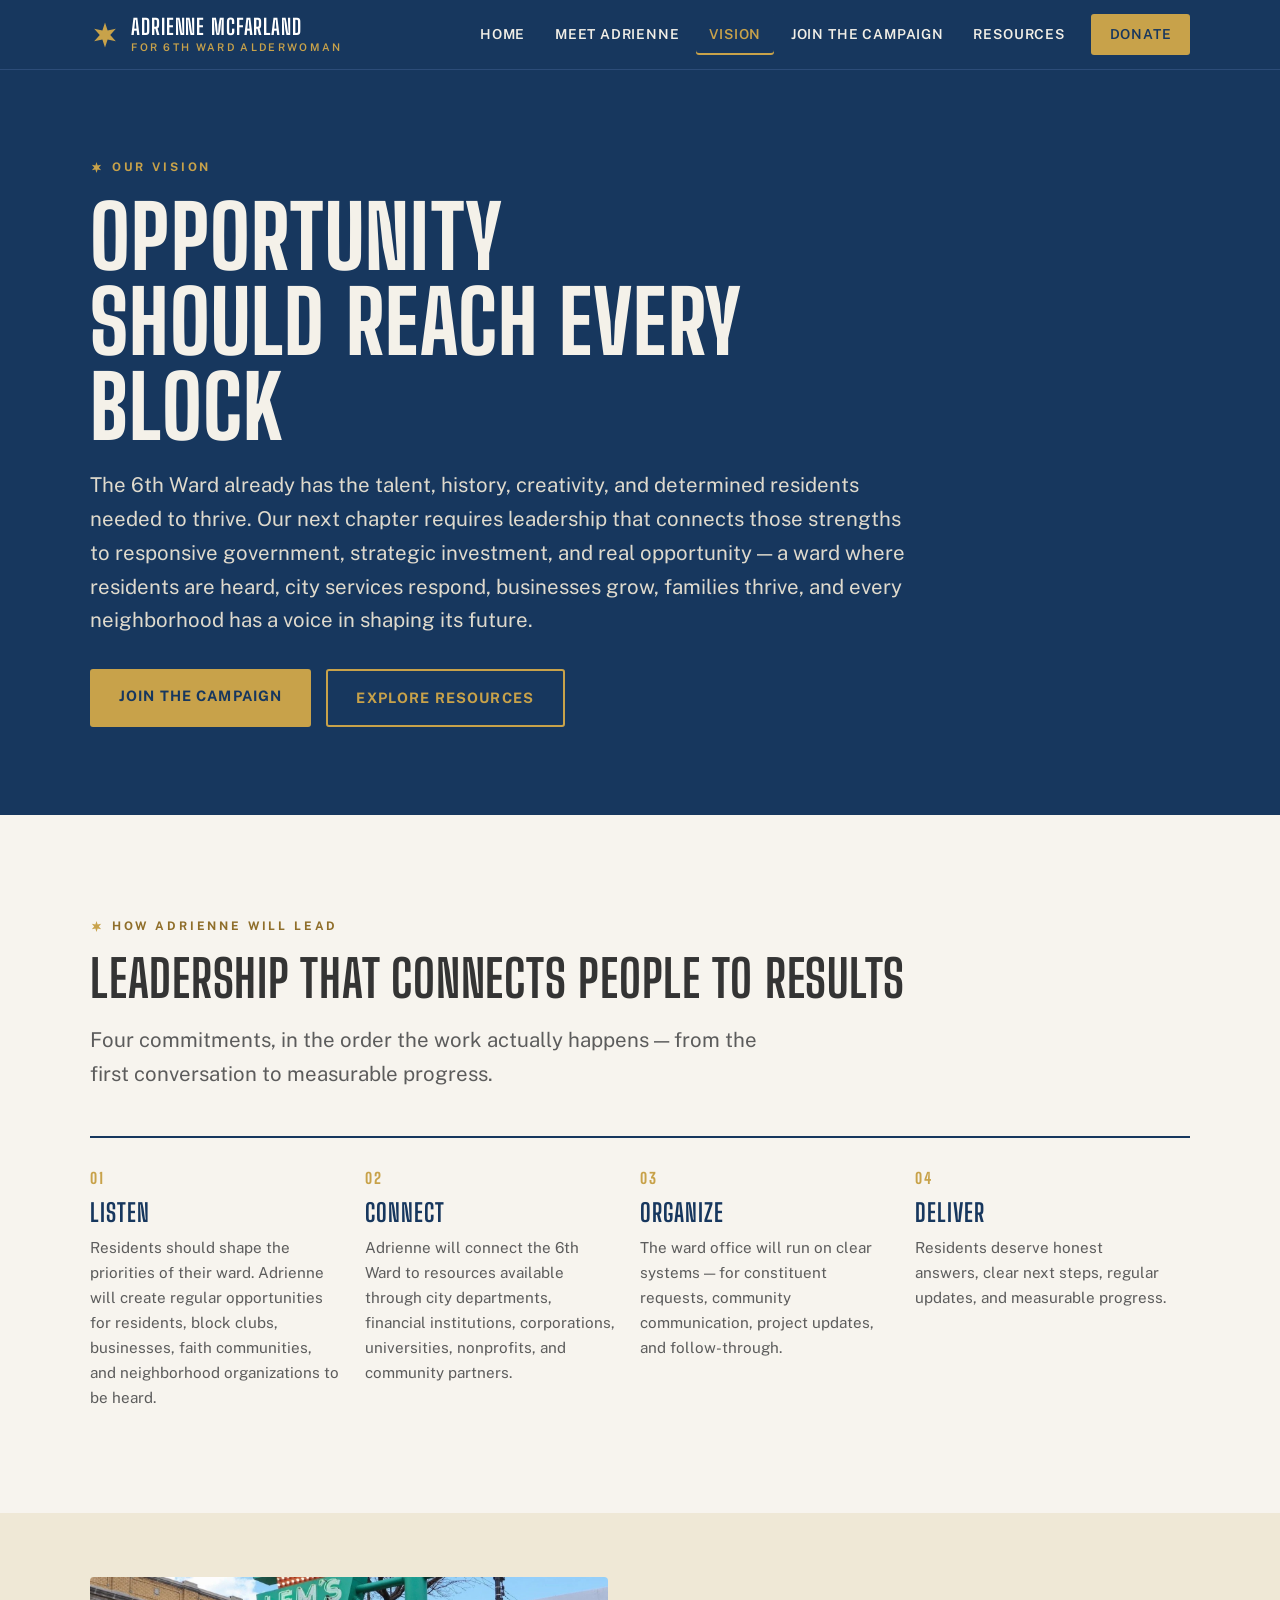
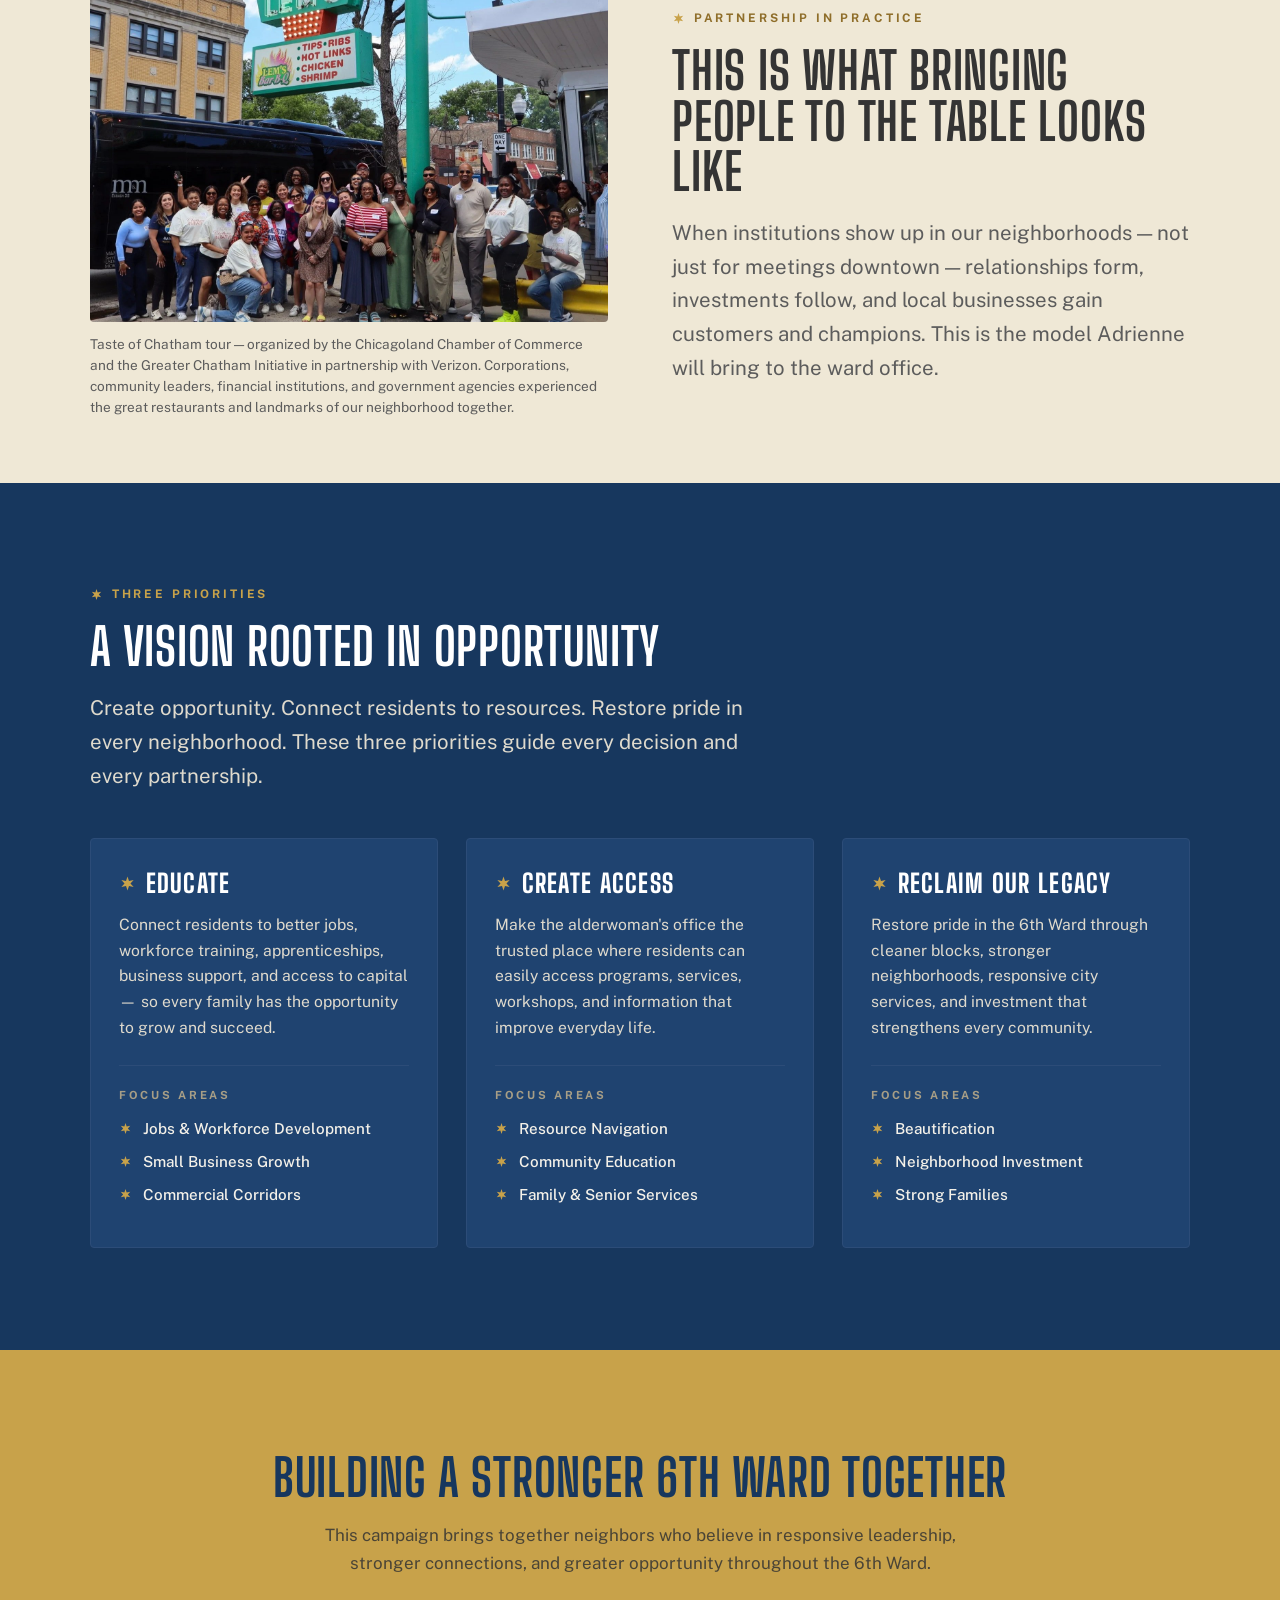
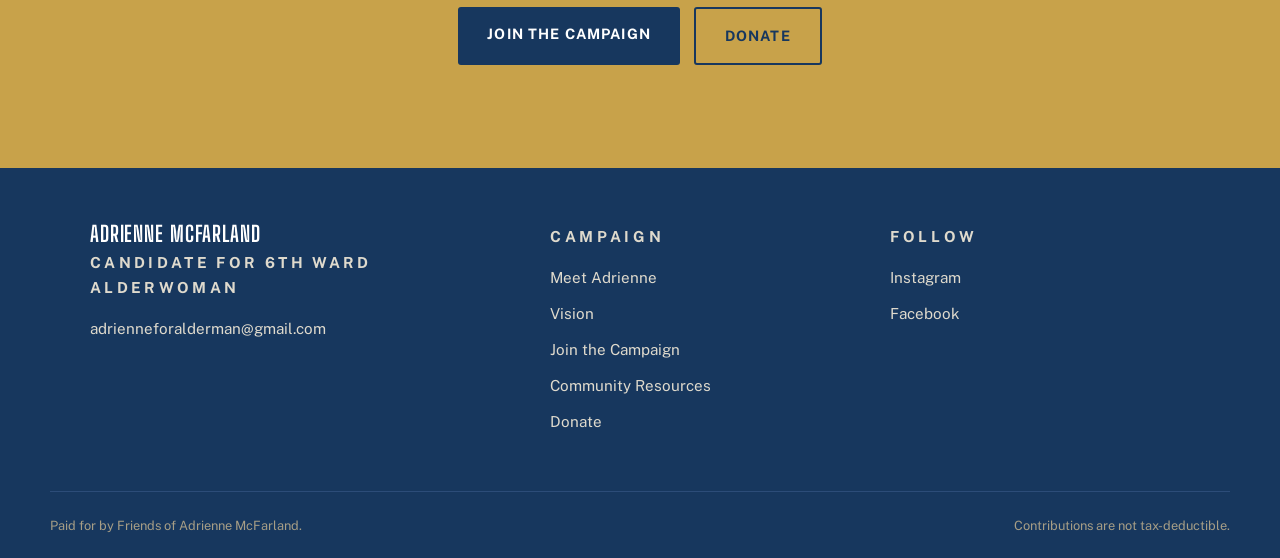
<file: vision.html>
<!DOCTYPE html>
<html lang="en">
<head>
<meta charset="UTF-8">
<meta name="viewport" content="width=device-width, initial-scale=1">
<title>Vision for the 6th Ward | Adrienne McFarland for Alderwoman</title>
<meta name="description" content="Adrienne McFarland's vision for Chicago's 6th Ward: listen, connect, organize, and deliver — with three priorities: Educate, Create Access, and Reclaim Our Legacy.">
<link rel="canonical" href="https://www.adriennefor6th.com/vision">
<meta property="og:type" content="website">
<meta property="og:site_name" content="Adrienne McFarland for 6th">
<meta property="og:title" content="Vision for the 6th Ward | Adrienne McFarland for Alderwoman">
<meta property="og:description" content="Adrienne McFarland's vision for Chicago's 6th Ward: listen, connect, organize, and deliver — with three priorities: Educate, Create Access, and Reclaim Our Legacy.">
<meta property="og:url" content="https://www.adriennefor6th.com/vision">
<meta name="twitter:card" content="summary_large_image">
<link rel="icon" href="data:image/svg+xml,<svg xmlns='http://www.w3.org/2000/svg' viewBox='0 0 24 24'><polygon fill='%23C8A24A' points='12,2 14.1,8.36 20.66,7 16.2,12 20.66,17 14.1,15.64 12,22 9.9,15.64 3.34,17 7.8,12 3.34,7 9.9,8.36'/></svg>">
<link rel="preconnect" href="https://fonts.googleapis.com">
<link rel="preconnect" href="https://fonts.gstatic.com" crossorigin>
<link href="https://fonts.googleapis.com/css2?family=Big+Shoulders+Display:wght@500;600;700;800&family=Public+Sans:ital,wght@0,400;0,500;0,600;0,700;1,400&family=Source+Serif+4:ital,opsz,wght@1,8..60,400;1,8..60,500&display=swap" rel="stylesheet">
<link rel="stylesheet" href="styles.css">
</head>
<body>
<a class="skip" href="#main">Skip to content</a>
<header class="site-header">
  <div class="header-inner">
    <a class="brand" href="index.html">
      <span class="brand-mark star"><svg width="30" height="30" viewBox="0 0 24 24" fill="currentColor" aria-hidden="true"><polygon points="12,2 14.1,8.36 20.66,7 16.2,12 20.66,17 14.1,15.64 12,22 9.9,15.64 3.34,17 7.8,12 3.34,7 9.9,8.36"/></svg></span>
      <span class="brand-text">
        <span class="brand-name">Adrienne McFarland</span>
        <span class="brand-sub">For 6th Ward Alderwoman</span>
      </span>
    </a>
    <button class="nav-toggle" aria-expanded="false" aria-controls="nav" onclick="var n=document.getElementById('nav');var o=n.classList.toggle('open');this.setAttribute('aria-expanded',o)">Menu</button>
    <nav class="nav" id="nav" aria-label="Main">
      <a href="index.html">Home</a>
      <a href="meet-adrienne.html">Meet Adrienne</a>
      <a href="vision.html" aria-current="page">Vision</a>
      <a href="join.html">Join the Campaign</a>
      <a href="resources.html">Resources</a>
      <a class="btn-donate" href="donate.html">Donate</a>
    </nav>
  </div>
</header>
<main id="main">

<section class="hero">
  <div class="wrap">
    <p class="eyebrow" style="color:var(--sky)"><span class="star"><svg width="13" height="13" viewBox="0 0 24 24" fill="currentColor" aria-hidden="true"><polygon points="12,2 14.1,8.36 20.66,7 16.2,12 20.66,17 14.1,15.64 12,22 9.9,15.64 3.34,17 7.8,12 3.34,7 9.9,8.36"/></svg></span>Our Vision</p>
    <h1 style="max-width:16ch">Opportunity Should Reach Every Block</h1>
    <p class="lede" style="max-width:52rem">The 6th Ward already has the talent, history, creativity, and determined residents needed to thrive. Our next chapter requires leadership that connects those strengths to responsive government, strategic investment, and real opportunity — a ward where residents are heard, city services respond, businesses grow, families thrive, and every neighborhood has a voice in shaping its future.</p>
    <div class="btn-row">
      <a class="btn btn-primary" href="join.html">Join the Campaign</a>
      <a class="btn btn-outline-light" href="resources.html">Explore Resources</a>
    </div>
  </div>
</section>

<section>
  <div class="wrap">
    <p class="eyebrow"><span class="star"><svg width="13" height="13" viewBox="0 0 24 24" fill="currentColor" aria-hidden="true"><polygon points="12,2 14.1,8.36 20.66,7 16.2,12 20.66,17 14.1,15.64 12,22 9.9,15.64 3.34,17 7.8,12 3.34,7 9.9,8.36"/></svg></span>How Adrienne Will Lead</p>
    <h2>Leadership That Connects People to Results</h2>
    <p class="lede">Four commitments, in the order the work actually happens — from the first conversation to measurable progress.</p>
    <div class="rail">
      <div class="rail-step">
        <h3>Listen</h3>
        <p>Residents should shape the priorities of their ward. Adrienne will create regular opportunities for residents, block clubs, businesses, faith communities, and neighborhood organizations to be heard.</p>
      </div>
      <div class="rail-step">
        <h3>Connect</h3>
        <p>Adrienne will connect the 6th Ward to resources available through city departments, financial institutions, corporations, universities, nonprofits, and community partners.</p>
      </div>
      <div class="rail-step">
        <h3>Organize</h3>
        <p>The ward office will run on clear systems — for constituent requests, community communication, project updates, and follow-through.</p>
      </div>
      <div class="rail-step">
        <h3>Deliver</h3>
        <p>Residents deserve honest answers, clear next steps, regular updates, and measurable progress.</p>
      </div>
    </div>
  </div>
</section>

<section class="on-sky tight">
  <div class="wrap feature">
    <figure class="feature-media">
      <img src="images/taste-of-chatham.jpg" alt="Community leaders, corporate partners, and residents on the Taste of Chatham tour." loading="lazy">
      <figcaption>Taste of Chatham tour — organized by the Chicagoland Chamber of Commerce and the Greater Chatham Initiative in partnership with Verizon. Corporations, community leaders, financial institutions, and government agencies experienced the great restaurants and landmarks of our neighborhood together.</figcaption>
    </figure>
    <div>
      <p class="eyebrow"><span class="star"><svg width="13" height="13" viewBox="0 0 24 24" fill="currentColor" aria-hidden="true"><polygon points="12,2 14.1,8.36 20.66,7 16.2,12 20.66,17 14.1,15.64 12,22 9.9,15.64 3.34,17 7.8,12 3.34,7 9.9,8.36"/></svg></span>Partnership in Practice</p>
      <h2>This Is What Bringing People to the Table Looks Like</h2>
      <p class="lede">When institutions show up in our neighborhoods — not just for meetings downtown — relationships form, investments follow, and local businesses gain customers and champions. This is the model Adrienne will bring to the ward office.</p>
    </div>
  </div>
</section>

<section class="pillars on-navy">
  <div class="wrap">
    <p class="eyebrow"><span class="star"><svg width="13" height="13" viewBox="0 0 24 24" fill="currentColor" aria-hidden="true"><polygon points="12,2 14.1,8.36 20.66,7 16.2,12 20.66,17 14.1,15.64 12,22 9.9,15.64 3.34,17 7.8,12 3.34,7 9.9,8.36"/></svg></span>Three Priorities</p>
    <h2>A Vision Rooted in Opportunity</h2>
    <p class="lede">Create opportunity. Connect residents to resources. Restore pride in every neighborhood. These three priorities guide every decision and every partnership.</p>
    <div class="grid-3">
      <article class="pillar">
        <h3 class="pillar-tag"><span class="star"><svg width="17" height="17" viewBox="0 0 24 24" fill="currentColor" aria-hidden="true"><polygon points="12,2 14.1,8.36 20.66,7 16.2,12 20.66,17 14.1,15.64 12,22 9.9,15.64 3.34,17 7.8,12 3.34,7 9.9,8.36"/></svg></span>Educate</h3>
        <p>Connect residents to better jobs, workforce training, apprenticeships, business support, and access to capital — so every family has the opportunity to grow and succeed.</p>
        <div class="pillar-focus"><h4>Focus Areas</h4>
          <ul class="star-list"><li>Jobs &amp; Workforce Development</li><li>Small Business Growth</li><li>Commercial Corridors</li></ul>
        </div>
      </article>
      <article class="pillar">
        <h3 class="pillar-tag"><span class="star"><svg width="17" height="17" viewBox="0 0 24 24" fill="currentColor" aria-hidden="true"><polygon points="12,2 14.1,8.36 20.66,7 16.2,12 20.66,17 14.1,15.64 12,22 9.9,15.64 3.34,17 7.8,12 3.34,7 9.9,8.36"/></svg></span>Create Access</h3>
        <p>Make the alderwoman's office the trusted place where residents can easily access programs, services, workshops, and information that improve everyday life.</p>
        <div class="pillar-focus"><h4>Focus Areas</h4>
          <ul class="star-list"><li>Resource Navigation</li><li>Community Education</li><li>Family &amp; Senior Services</li></ul>
        </div>
      </article>
      <article class="pillar">
        <h3 class="pillar-tag"><span class="star"><svg width="17" height="17" viewBox="0 0 24 24" fill="currentColor" aria-hidden="true"><polygon points="12,2 14.1,8.36 20.66,7 16.2,12 20.66,17 14.1,15.64 12,22 9.9,15.64 3.34,17 7.8,12 3.34,7 9.9,8.36"/></svg></span>Reclaim Our Legacy</h3>
        <p>Restore pride in the 6th Ward through cleaner blocks, stronger neighborhoods, responsive city services, and investment that strengthens every community.</p>
        <div class="pillar-focus"><h4>Focus Areas</h4>
          <ul class="star-list"><li>Beautification</li><li>Neighborhood Investment</li><li>Strong Families</li></ul>
        </div>
      </article>
    </div>
  </div>
</section>

<section class="cta-band">
  <div class="wrap">
    <h2>Building a Stronger 6th Ward Together</h2>
    <p>This campaign brings together neighbors who believe in responsive leadership, stronger connections, and greater opportunity throughout the 6th Ward.</p>
    <div class="btn-row">
      <a class="btn btn-primary" href="join.html">Join the Campaign</a>
      <a class="btn btn-outline-light" href="donate.html">Donate</a>
    </div>
  </div>
</section>
</main>
<footer class="site-footer">
  <div class="wrap footer-grid">
    <div>
      <h3>Adrienne McFarland</h3>
      <p class="footer-sub">Candidate for 6th Ward Alderwoman</p>
      <p style="margin-top:1rem"><a href="mailto:adrienneforalderman@gmail.com">adrienneforalderman@gmail.com</a></p>
    </div>
    <div>
      <p class="footer-head">Campaign</p>
      <ul class="footer-links">
        <li><a href="meet-adrienne.html">Meet Adrienne</a></li>
        <li><a href="vision.html">Vision</a></li>
        <li><a href="join.html">Join the Campaign</a></li>
        <li><a href="resources.html">Community Resources</a></li>
        <li><a href="donate.html">Donate</a></li>
      </ul>
    </div>
    <div>
      <p class="footer-head">Follow</p>
      <ul class="footer-links">
        <li><a href="https://instagram.com/adrienneforalderman" rel="noopener">Instagram</a></li>
        <li><a href="https://www.facebook.com/adrienneforalderman" rel="noopener">Facebook</a></li>
      </ul>
    </div>
  </div>
  <div class="wrap footer-legal">
    <span>Paid for by Friends of Adrienne McFarland.</span>
    <span>Contributions are not tax-deductible.</span>
  </div>
</footer>
</body>
</html>
</file>
<file: styles.css>
/* ============================================================
   ADRIENNE McFARLAND FOR 6TH — Design System
   Palette + type grounded in Chicago civic vernacular:
   · Big Shoulders Display — a typeface designed for Chicago,
     drawn from the city's flag and architecture
   · Six-pointed Chicago star = the campaign mark for the 6th Ward
   ============================================================ */

:root{
  --navy:#17375E;
  --navy-2:#1F4370;
  --sky:#C8A24A;
  --sky-soft:#EFE8D6;
  --red:#C8A24A;
  --red-deep:#8F6E2A;
  --paper:#F7F4EE;
  --white:#FFFFFF;
  --ink:#343434;
  --ink-soft:#5C5C5C;
  --line:#E2DCCE;
  --line-navy:#2C4C78;

  --display:'Big Shoulders Display',system-ui,sans-serif;
  --body:'Public Sans',system-ui,sans-serif;
  --serif:'Source Serif 4',Georgia,serif;

  --max:1180px;
  --pad:clamp(1.25rem,4vw,2.5rem);
}

*{margin:0;padding:0;box-sizing:border-box}
html{scroll-behavior:smooth}
@media (prefers-reduced-motion:reduce){
  html{scroll-behavior:auto}
  *,*::before,*::after{animation:none!important;transition:none!important}
}

body{
  font-family:var(--body);
  color:var(--ink);
  background:var(--paper);
  line-height:1.65;
  font-size:1.0625rem;
  -webkit-font-smoothing:antialiased;
}

img{max-width:100%;display:block}
a{color:var(--navy)}
a:focus-visible,button:focus-visible{outline:3px solid var(--red);outline-offset:3px;border-radius:2px}

.skip{
  position:absolute;left:-9999px;top:0;background:var(--navy);color:#fff;
  padding:.75rem 1.25rem;z-index:200;font-weight:600;text-decoration:none;
}
.skip:focus{left:0}

.wrap{max-width:var(--max);margin:0 auto;padding-left:var(--pad);padding-right:var(--pad)}

/* ---------- Star mark ---------- */
.star{display:inline-block;vertical-align:-.12em}
.star svg{display:block}

/* ---------- Header / Nav ---------- */
.site-header{
  position:sticky;top:0;z-index:100;
  background:var(--navy);
  border-bottom:1px solid var(--line-navy);
}
.header-inner{
  display:flex;align-items:center;justify-content:space-between;
  gap:1.5rem;padding:.85rem var(--pad);max-width:var(--max);margin:0 auto;
}
.brand{display:flex;align-items:center;gap:.7rem;text-decoration:none}
.brand-mark{color:var(--sky);flex-shrink:0}
.brand-text{line-height:1.05}
.brand-name{
  font-family:var(--display);font-weight:700;font-size:1.35rem;
  letter-spacing:.04em;color:#fff;text-transform:uppercase;display:block;
}
.brand-sub{
  font-size:.66rem;letter-spacing:.22em;text-transform:uppercase;
  color:var(--sky);font-weight:600;display:block;margin-top:.15rem;
}
.nav{display:flex;align-items:center;gap:.25rem}
.nav a{
  color:#F2EFE7;text-decoration:none;font-size:.86rem;font-weight:600;
  letter-spacing:.06em;text-transform:uppercase;padding:.55rem .8rem;
  border-radius:3px;transition:color .15s,background .15s;
}
.nav a:hover{color:var(--sky)}
.nav a[aria-current="page"]{color:var(--sky);box-shadow:inset 0 -2px 0 var(--sky)}
.nav .btn-donate{
  background:var(--red);color:var(--navy);margin-left:.6rem;
  padding:.6rem 1.15rem;border-radius:3px;box-shadow:none;
}
.nav .btn-donate:hover{background:var(--red-deep);color:#fff}
.nav-toggle{
  display:none;background:none;border:2px solid var(--line-navy);
  color:#fff;font-family:var(--display);font-size:.9rem;font-weight:700;
  letter-spacing:.12em;text-transform:uppercase;padding:.5rem .9rem;
  border-radius:3px;cursor:pointer;
}
@media (max-width:920px){
  .nav-toggle{display:block}
  .nav{
    display:none;position:absolute;top:100%;left:0;right:0;
    flex-direction:column;align-items:stretch;background:var(--navy);
    border-bottom:1px solid var(--line-navy);padding:.5rem var(--pad) 1.25rem;
  }
  .nav.open{display:flex}
  .nav a{padding:.85rem .5rem;border-bottom:1px solid var(--line-navy)}
  .nav a[aria-current="page"]{box-shadow:none;border-left:3px solid var(--sky);padding-left:.75rem}
  .nav .btn-donate{margin:.9rem 0 0;text-align:center}
}

/* ---------- Buttons ---------- */
.btn{
  display:inline-block;text-decoration:none;font-weight:700;
  font-size:.9rem;letter-spacing:.08em;text-transform:uppercase;
  padding:.95rem 1.8rem;border-radius:3px;transition:background .15s,color .15s,border-color .15s;
}
.btn-primary{background:var(--red);color:var(--navy)}
.btn-primary:hover{background:var(--red-deep);color:#fff}
.btn-outline{border:2px solid var(--navy);color:var(--navy)}
.btn-outline:hover{background:var(--navy);color:#fff}
.btn-outline-light{border:2px solid var(--sky);color:var(--sky)}
.btn-outline-light:hover{background:var(--sky);color:var(--navy)}
.btn-row{display:flex;flex-wrap:wrap;gap:.9rem;margin-top:1.9rem}

/* ---------- Eyebrow + headings ---------- */
.eyebrow{
  display:flex;align-items:center;gap:.55rem;
  font-size:.74rem;font-weight:700;letter-spacing:.24em;text-transform:uppercase;
  color:var(--red-deep);margin-bottom:1.1rem;
}
.eyebrow .star{color:var(--red)}
.on-navy .eyebrow{color:var(--sky)}
.on-navy .eyebrow .star{color:var(--sky)}

h1,h2,h3{font-family:var(--display);text-transform:uppercase;line-height:.98;letter-spacing:.015em}
h1{font-weight:800;font-size:clamp(2.9rem,7vw,5.4rem)}
h2{font-weight:700;font-size:clamp(2rem,4.4vw,3.2rem)}
h3{font-weight:700;font-size:clamp(1.25rem,2.2vw,1.55rem);letter-spacing:.04em}
.lede{font-size:clamp(1.1rem,1.6vw,1.28rem);color:var(--ink-soft);max-width:44rem;margin-top:1.25rem}
.on-navy .lede,.hero .lede{color:#DFDACD}

/* ---------- Sections ---------- */
section{padding:clamp(3.5rem,8vw,6.5rem) 0}
.on-navy{background:var(--navy);color:#F4F1E9}
.on-navy h1,.on-navy h2,.on-navy h3{color:#fff}
.on-sky{background:var(--sky-soft)}
.tight{padding-top:clamp(2.5rem,5vw,4rem);padding-bottom:clamp(2.5rem,5vw,4rem)}

/* ---------- Star divider ---------- */
.star-divider{
  display:flex;align-items:center;gap:1rem;
  max-width:var(--max);margin:0 auto;padding:0 var(--pad);
}
.star-divider::before,.star-divider::after{content:"";flex:1;height:1px;background:var(--line)}
.star-divider .star{color:var(--red)}
.on-navy .star-divider::before,.on-navy .star-divider::after{background:var(--line-navy)}
.on-navy .star-divider .star{color:var(--sky)}

/* ---------- Hero ---------- */
.hero{background:var(--navy);color:#F4F1E9;padding:clamp(3rem,7vw,5.5rem) 0}
.hero-grid{
  display:grid;grid-template-columns:1.1fr .9fr;gap:clamp(2rem,5vw,4.5rem);
  align-items:center;
}
.hero-stack{display:flex;flex-direction:column}
.hero-stack .line{display:flex;align-items:baseline;gap:.6rem}
.hero-stack .line .star{color:var(--red);transform:translateY(-.35em)}
.hero-stack .accent{color:var(--sky)}
.hero-photo{position:relative}
.hero-photo img{
  width:100%;aspect-ratio:4/5;object-fit:cover;border-radius:4px;
  border:1px solid var(--line-navy);
}
.hero-photo::after{
  content:"";position:absolute;inset:1.1rem -1.1rem -1.1rem 1.1rem;
  border:2px solid var(--red);border-radius:4px;z-index:-1;
}
.hero-photo img.crop-top{object-position:50% 12%}
@media (max-width:860px){
  .hero-grid{grid-template-columns:1fr}
  .hero-photo{max-width:26rem}
  .hero-photo::after{inset:.8rem -.8rem -.8rem .8rem}
}

/* ---------- Quote band ---------- */
.quote-band{background:var(--paper);text-align:center}
.quote-band blockquote{max-width:52rem;margin:0 auto}
.quote-band p{
  font-family:var(--serif);font-style:italic;font-weight:500;
  font-size:clamp(1.35rem,2.6vw,1.9rem);line-height:1.45;color:var(--navy);
}
.quote-band cite{
  display:block;margin-top:1.4rem;font-family:var(--body);font-style:normal;
  font-size:.8rem;font-weight:700;letter-spacing:.24em;text-transform:uppercase;
  color:var(--red-deep);
}

/* ---------- Feature (photo + text) ---------- */
.feature{display:grid;grid-template-columns:1fr 1fr;gap:clamp(2rem,5vw,4rem);align-items:center}
.feature.flip .feature-media{order:2}
.feature-media img{width:100%;border-radius:4px;object-fit:cover}
.feature-media figcaption{font-size:.85rem;color:var(--ink-soft);margin-top:.8rem;line-height:1.55}
.on-navy .feature-media figcaption{color:#CFC8B7}
@media (max-width:860px){
  .feature{grid-template-columns:1fr}
  .feature.flip .feature-media{order:0}
}

/* ---------- Card grids ---------- */
.grid-3{display:grid;grid-template-columns:repeat(3,1fr);gap:1.75rem;margin-top:2.75rem}
.grid-4{display:grid;grid-template-columns:repeat(4,1fr);gap:1.5rem;margin-top:2.75rem}
@media (max-width:960px){.grid-4{grid-template-columns:repeat(2,1fr)}}
@media (max-width:860px){.grid-3{grid-template-columns:1fr}}
@media (max-width:560px){.grid-4{grid-template-columns:1fr}}

.card{
  background:var(--white);border:1px solid var(--line);border-radius:4px;
  overflow:hidden;display:flex;flex-direction:column;
}
.card img{aspect-ratio:4/3;object-fit:cover;width:100%}
.card-body{padding:1.5rem 1.5rem 1.75rem;flex:1}
.card-body h3{margin-bottom:.7rem;color:var(--navy)}
.card-body p{font-size:.98rem;color:var(--ink-soft)}

/* ---------- Pillars (Educate / Create Access / Reclaim Our Legacy) ---------- */
.pillars{background:var(--navy)}
.pillar{
  background:var(--navy-2);border:1px solid var(--line-navy);border-radius:4px;
  padding:2rem 1.75rem;display:flex;flex-direction:column;
}
.pillar-tag{
  font-family:var(--display);font-weight:800;font-size:1.6rem;letter-spacing:.05em;
  text-transform:uppercase;color:var(--sky);display:flex;align-items:center;gap:.6rem;
}
.pillar-tag .star{color:var(--red);flex-shrink:0}
.pillar p{margin-top:1rem;color:#DFDACD;font-size:.98rem;flex:1}
.pillar-focus{margin-top:1.5rem;padding-top:1.25rem;border-top:1px solid var(--line-navy)}
.pillar-focus h4{
  font-size:.7rem;font-weight:700;letter-spacing:.24em;text-transform:uppercase;
  color:#A79E86;margin-bottom:.7rem;
}
.star-list{list-style:none}
.star-list li{
  position:relative;padding-left:1.5rem;margin-bottom:.5rem;
  font-size:.95rem;font-weight:500;
}
.star-list li::before{
  content:"";position:absolute;left:0;top:.42em;width:.8rem;height:.8rem;
  background:currentColor;
  -webkit-mask:url('data:image/svg+xml;utf8,<svg xmlns="http://www.w3.org/2000/svg" viewBox="0 0 24 24"><polygon points="12,2 14.1,8.36 20.66,7 16.2,12 20.66,17 14.1,15.64 12,22 9.9,15.64 3.34,17 7.8,12 3.34,7 9.9,8.36"/></svg>') center/contain no-repeat;
          mask:url('data:image/svg+xml;utf8,<svg xmlns="http://www.w3.org/2000/svg" viewBox="0 0 24 24"><polygon points="12,2 14.1,8.36 20.66,7 16.2,12 20.66,17 14.1,15.64 12,22 9.9,15.64 3.34,17 7.8,12 3.34,7 9.9,8.36"/></svg>') center/contain no-repeat;
  color:var(--red);
}
.on-navy .star-list li::before{color:var(--sky)}

/* ---------- Coalition band ---------- */
.coalition-list{
  display:grid;grid-template-columns:repeat(3,1fr);gap:.4rem 2.5rem;
  margin-top:2.25rem;list-style:none;
}
.coalition-list li{
  font-family:var(--display);font-weight:600;font-size:1.25rem;
  letter-spacing:.05em;text-transform:uppercase;padding:.65rem 0;
  border-bottom:1px solid var(--line-navy);display:flex;align-items:center;gap:.7rem;
}
.coalition-list .star{color:var(--sky);flex-shrink:0}
@media (max-width:860px){.coalition-list{grid-template-columns:1fr}}

/* ---------- Process rail (Listen · Connect · Organize · Deliver) ---------- */
.rail{counter-reset:step;display:grid;grid-template-columns:repeat(4,1fr);gap:0;margin-top:2.75rem;border-top:2px solid var(--navy)}
.rail-step{padding:1.75rem 1.5rem 0 0;position:relative}
.rail-step::before{
  counter-increment:step;content:counter(step,decimal-leading-zero);
  font-family:var(--display);font-weight:800;font-size:.95rem;letter-spacing:.1em;
  color:var(--red);display:block;margin-bottom:.6rem;
}
.rail-step h3{color:var(--navy);margin-bottom:.6rem}
.rail-step p{font-size:.95rem;color:var(--ink-soft)}
@media (max-width:960px){.rail{grid-template-columns:repeat(2,1fr);gap:1.5rem 2rem}}
@media (max-width:560px){.rail{grid-template-columns:1fr}}

/* ---------- Story / long-form ---------- */
.story{max-width:46rem;margin:0 auto}
.story p{margin-bottom:1.35rem}
.story .pull{
  font-family:var(--serif);font-style:italic;font-weight:500;
  font-size:clamp(1.3rem,2.4vw,1.7rem);line-height:1.45;color:var(--navy);
  border-left:4px solid var(--red);padding:.4rem 0 .4rem 1.6rem;margin:2.4rem 0;
}

/* ---------- Credentials ---------- */
.cred-list{list-style:none;margin-top:1.75rem}
.cred-list li{
  display:flex;gap:.9rem;padding:1rem 0;border-bottom:1px solid var(--line);
  align-items:flex-start;
}
.cred-list .star{color:var(--red);flex-shrink:0;margin-top:.3rem}
.cred-list strong{display:block;color:var(--navy)}
.cred-list span{font-size:.95rem;color:var(--ink-soft)}

/* ---------- Resources ---------- */
.res-section{margin-top:3.25rem}
.res-head{display:flex;align-items:center;gap:.8rem;padding-bottom:1rem;border-bottom:2px solid var(--navy)}
.res-head .star{color:var(--red)}
.res-head h3{color:var(--navy)}
.res-head p{margin-left:auto;font-size:.9rem;color:var(--ink-soft);max-width:24rem;text-align:right}
.res-grid{display:grid;grid-template-columns:repeat(2,1fr);gap:1px;background:var(--line);margin-top:1px}
.res-grid a{
  background:var(--white);padding:1.15rem 1.35rem;text-decoration:none;color:var(--ink);
  display:flex;justify-content:space-between;align-items:center;gap:1rem;
  font-weight:600;font-size:.98rem;transition:background .15s;
}
.res-grid a::after{content:"↗";color:var(--red);font-weight:700;flex-shrink:0}
.res-grid a:hover{background:var(--sky-soft)}
.res-grid a span{font-weight:400;font-size:.85rem;color:var(--ink-soft);display:block;margin-top:.15rem}
@media (max-width:720px){
  .res-grid{grid-template-columns:1fr}
  .res-head{flex-wrap:wrap}
  .res-head p{margin-left:0;text-align:left;max-width:none}
}
.res-note{
  margin-top:3rem;padding:1.5rem 1.75rem;background:var(--sky-soft);
  border-left:4px solid var(--navy);font-size:.95rem;color:var(--ink-soft);border-radius:0 4px 4px 0;
}

/* ---------- Give options (Anedot + Zelle side by side) ---------- */
.give-options{display:grid;grid-template-columns:1fr 1fr;gap:1.75rem;margin-top:2.75rem;align-items:stretch}
.give-card{
  background:var(--white);border:1px solid var(--line);border-radius:4px;
  padding:clamp(1.5rem,3vw,2.25rem);display:flex;flex-direction:column;
}
.give-card-primary{border:2px solid var(--red);position:relative}
.give-tag{
  font-size:.72rem;font-weight:700;letter-spacing:.2em;text-transform:uppercase;
  color:var(--red-deep);margin-bottom:.6rem;
}
.give-card h3{color:var(--navy);margin-bottom:1.1rem}
.give-card .donate-steps{margin-bottom:0}
.give-close{
  margin-top:auto;padding-top:1.75rem;text-align:center;
  display:flex;flex-direction:column;align-items:center;
}
.give-close .btn{margin-top:.4rem}
.give-close img{
  width:9.5rem;max-width:100%;margin:0 auto;border-radius:4px;
  border:1px solid var(--line);padding:.6rem;background:var(--white);
}
.give-caption{
  margin-top:.85rem;font-size:.82rem;color:var(--ink-soft);
  text-align:center;max-width:16rem;
}
@media (max-width:820px){.give-options{grid-template-columns:1fr}}

/* ---------- Donate ---------- */
.donate-panel{
  background:var(--white);border:1px solid var(--line);border-radius:4px;
  padding:clamp(1.75rem,4vw,2.75rem);display:grid;grid-template-columns:1fr 1fr;
  gap:2.5rem;align-items:center;margin-top:2.75rem;
}
.donate-panel img{border-radius:4px;border:1px solid var(--line);max-width:20rem;width:100%;margin:0 auto}
.donate-steps{list-style:none}
.donate-steps li{display:flex;gap:1rem;padding:.8rem 0;align-items:flex-start}
.donate-steps .num{
  font-family:var(--display);font-weight:800;color:var(--red);
  font-size:1.2rem;line-height:1.4;flex-shrink:0;
}
@media (max-width:820px){.donate-panel{grid-template-columns:1fr}}
.fine{font-size:.85rem;color:var(--ink-soft);margin-top:1.75rem;max-width:44rem}

/* ---------- CTA band ---------- */
.cta-band{background:var(--red);color:var(--navy);text-align:center}
.cta-band h2{color:var(--navy)}
.cta-band p{max-width:40rem;margin:1.1rem auto 0;color:#4A4436}
.cta-band .btn-row{justify-content:center}
.cta-band .btn-outline-light{border-color:var(--navy);color:var(--navy)}
.cta-band .btn-outline-light:hover{background:var(--navy);color:#fff}
.cta-band .btn-primary{background:var(--navy);color:#fff}
.cta-band .btn-primary:hover{background:var(--navy-2);color:#fff}

/* ---------- Footer ---------- */
.site-footer{background:var(--navy);color:#DFDACD;padding:3.5rem 0 0}
.footer-grid{display:grid;grid-template-columns:1.4fr 1fr 1fr;gap:2.5rem}
.footer-grid h3{color:#fff;font-size:1.35rem;margin-bottom:.35rem}
.footer-sub{font-size:.7rem;letter-spacing:.22em;text-transform:uppercase;color:var(--sky);font-weight:700}
.footer-grid p,.footer-grid a{font-size:.95rem;color:#DFDACD}
.footer-grid a{text-decoration:none}
.footer-grid a:hover{color:var(--sky)}
.footer-links{list-style:none;margin-top:.9rem}
.footer-links li{margin-bottom:.5rem}
.footer-head{
  font-size:.72rem;font-weight:700;letter-spacing:.24em;text-transform:uppercase;
  color:#A79E86;margin-bottom:.4rem;
}
.footer-legal{
  margin-top:3rem;border-top:1px solid var(--line-navy);
  padding:1.4rem 0;font-size:.8rem;color:#A79E86;
  display:flex;flex-wrap:wrap;gap:.5rem 2rem;justify-content:space-between;
}
@media (max-width:860px){.footer-grid{grid-template-columns:1fr}}
</file>
